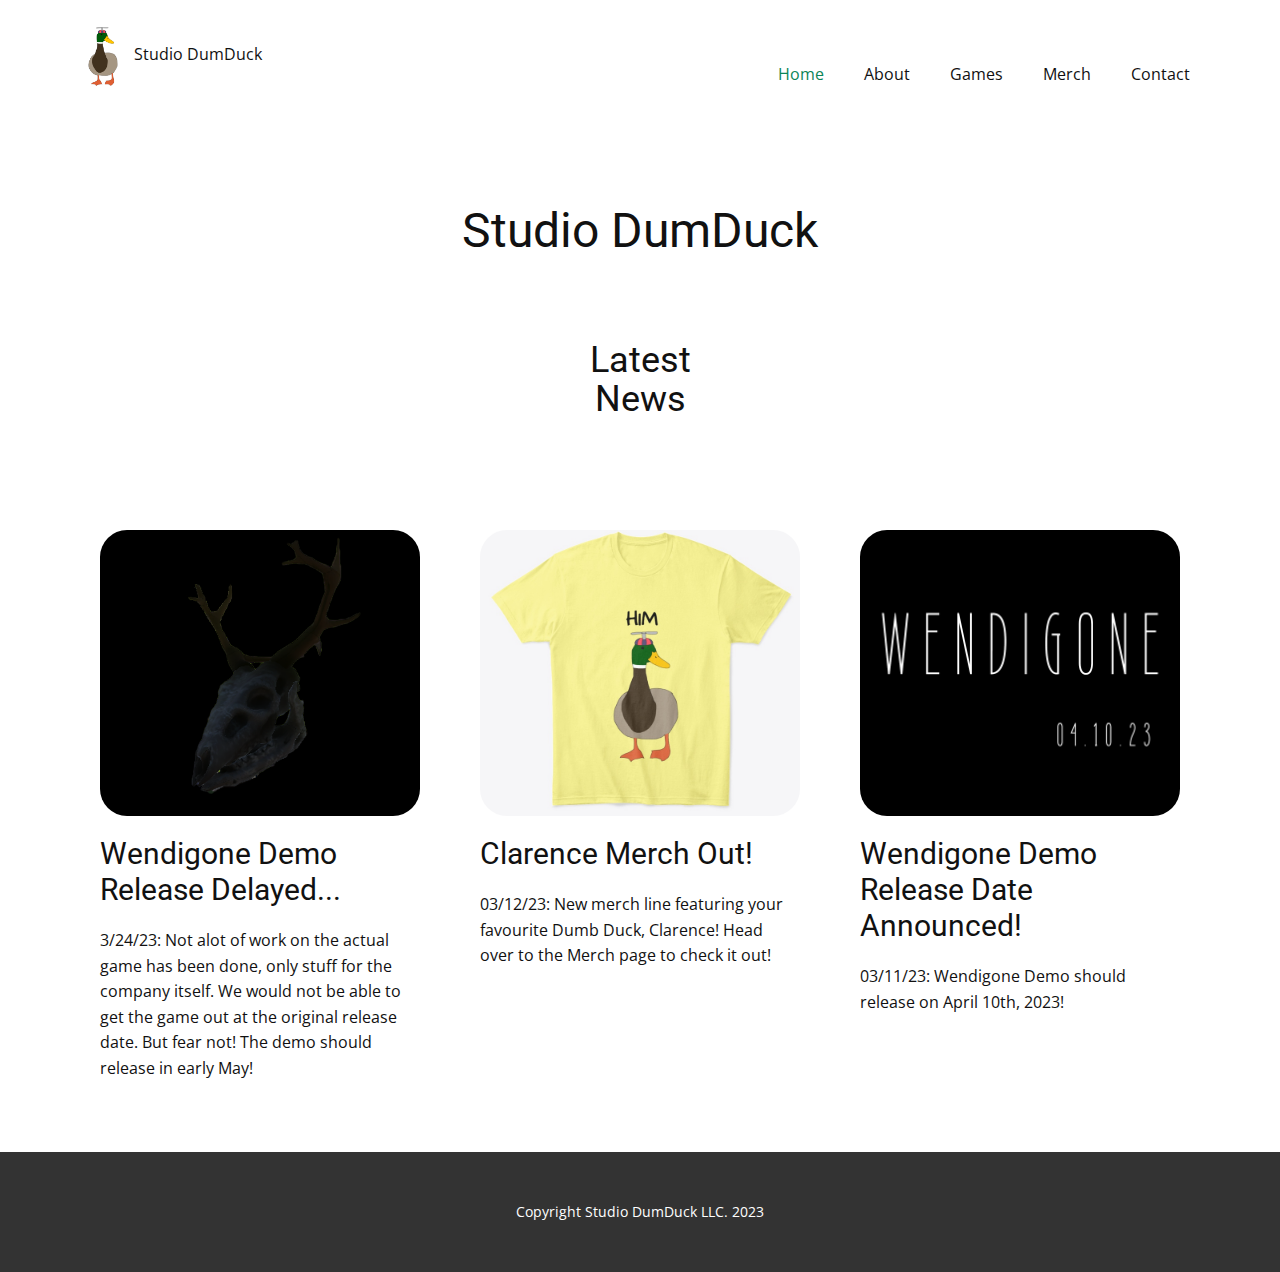
<file: index.html>
<!DOCTYPE html>
<html style="font-size: 16px;" lang="en"><head>
    <meta name="viewport" content="width=device-width, initial-scale=1.0">
    <meta charset="utf-8">
    <meta name="keywords" content="Studio DumDuck, Latest News">
    <meta name="description" content="">
    <title>Home</title>
    <link rel="stylesheet" href="nicepage.css" media="screen">
<link rel="stylesheet" href="Home.css" media="screen">
    <script class="u-script" type="text/javascript" src="jquery.js" defer=""></script>
    <script class="u-script" type="text/javascript" src="nicepage.js" defer=""></script>
    <meta name="generator" content="Nicepage 5.6.2, nicepage.com">
    <link id="u-theme-google-font" rel="stylesheet" href="https://fonts.googleapis.com/css?family=Roboto:100,100i,300,300i,400,400i,500,500i,700,700i,900,900i|Open+Sans:300,300i,400,400i,500,500i,600,600i,700,700i,800,800i">
    
    
    
    <script type="application/ld+json">{
		"@context": "http://schema.org",
		"@type": "Organization",
		"name": "Studio DumDuck Site",
		"logo": "images/clarence.png"
}</script>
    <meta name="theme-color" content="#0c8558">
    <meta property="og:title" content="Home">
    <meta property="og:description" content="">
    <meta property="og:type" content="website">
  <meta data-intl-tel-input-cdn-path="intlTelInput/"></head>
  <body data-home-page="Home.html" data-home-page-title="Home" class="u-body u-xl-mode" data-lang="en"><header class="u-clearfix u-header u-header" id="sec-4dc7"><div class="u-clearfix u-sheet u-sheet-1">
        <a href="Home.html" class="u-image u-logo u-image-1" data-image-width="2048" data-image-height="2048" title="Home">
          <img src="images/clarence.png" class="u-logo-image u-logo-image-1">
        </a>
        <p class="u-text u-text-1">Studio DumDuck</p>
        <nav class="u-menu u-menu-one-level u-offcanvas u-menu-1">
          <div class="menu-collapse" style="font-size: 1rem; letter-spacing: 0px;">
            <a class="u-button-style u-custom-left-right-menu-spacing u-custom-padding-bottom u-custom-top-bottom-menu-spacing u-nav-link u-text-active-palette-1-base u-text-hover-palette-2-base" href="#">
              <svg class="u-svg-link" viewBox="0 0 24 24"><use xmlns:xlink="http://www.w3.org/1999/xlink" xlink:href="#menu-hamburger"></use></svg>
              <svg class="u-svg-content" version="1.1" id="menu-hamburger" viewBox="0 0 16 16" x="0px" y="0px" xmlns:xlink="http://www.w3.org/1999/xlink" xmlns="http://www.w3.org/2000/svg"><g><rect y="1" width="16" height="2"></rect><rect y="7" width="16" height="2"></rect><rect y="13" width="16" height="2"></rect>
</g></svg>
            </a>
          </div>
          <div class="u-custom-menu u-nav-container">
            <ul class="u-nav u-unstyled u-nav-1"><li class="u-nav-item"><a class="u-button-style u-nav-link u-text-active-palette-1-base u-text-hover-palette-2-base" href="Home.html" style="padding: 10px 20px;">Home</a>
</li><li class="u-nav-item"><a class="u-button-style u-nav-link u-text-active-palette-1-base u-text-hover-palette-2-base" href="About.html" style="padding: 10px 20px;">About</a>
</li><li class="u-nav-item"><a class="u-button-style u-nav-link u-text-active-palette-1-base u-text-hover-palette-2-base" href="Games.html" style="padding: 10px 20px;">Games</a>
</li><li class="u-nav-item"><a class="u-button-style u-nav-link u-text-active-palette-1-base u-text-hover-palette-2-base" href="Merch.html" style="padding: 10px 20px;">Merch</a>
</li><li class="u-nav-item"><a class="u-button-style u-nav-link u-text-active-palette-1-base u-text-hover-palette-2-base" href="Contact.html" style="padding: 10px 20px;">Contact</a>
</li></ul>
          </div>
          <div class="u-custom-menu u-nav-container-collapse">
            <div class="u-black u-container-style u-inner-container-layout u-opacity u-opacity-95 u-sidenav">
              <div class="u-inner-container-layout u-sidenav-overflow">
                <div class="u-menu-close"></div>
                <ul class="u-align-center u-nav u-popupmenu-items u-unstyled u-nav-2"><li class="u-nav-item"><a class="u-button-style u-nav-link" href="Home.html">Home</a>
</li><li class="u-nav-item"><a class="u-button-style u-nav-link" href="About.html">About</a>
</li><li class="u-nav-item"><a class="u-button-style u-nav-link" href="Games.html">Games</a>
</li><li class="u-nav-item"><a class="u-button-style u-nav-link" href="Merch.html">Merch</a>
</li><li class="u-nav-item"><a class="u-button-style u-nav-link" href="Contact.html">Contact</a>
</li></ul>
              </div>
            </div>
            <div class="u-black u-menu-overlay u-opacity u-opacity-70"></div>
          </div>
        </nav>
      </div></header>
    <section class="u-align-center u-clearfix u-section-1" id="sec-b42d">
      <div class="u-clearfix u-sheet u-sheet-1">
        <h1 class="u-text u-text-default u-text-1">Studio DumDuck</h1>
        <h2 class="u-text u-text-2">Latest News</h2>
      </div>
    </section>
    <section class="u-clearfix u-section-2" id="sec-2c2b">
      <div class="u-clearfix u-sheet u-valign-middle u-sheet-1">
        <div class="u-expanded-width u-list u-list-1">
          <div class="u-repeater u-repeater-1">
            <div class="u-container-style u-list-item u-repeater-item">
              <div class="u-container-layout u-similar-container u-container-layout-1">
                <img alt="" class="u-expanded-width u-image u-image-round u-radius-27 u-image-1" data-image-width="500" data-image-height="500" src="images/gameIcon.png">
                <h3 class="u-text u-text-default u-text-1">Wendigone Demo Release Delayed...</h3>
                <p class="u-text u-text-2">3/24/23: Not alot of work on the actual game has been done, only stuff for the company itself. We would not be able to get the game out at the original release date. But fear not! The demo should release in early May!</p>
              </div>
            </div>
            <div class="u-container-style u-list-item u-repeater-item">
              <div class="u-container-layout u-similar-container u-container-layout-2">
                <img alt="" class="u-expanded-width u-image u-image-round u-radius-27 u-image-2" data-image-width="800" data-image-height="800" src="images/800.jpg">
                <h3 class="u-text u-text-default u-text-3">Clarence Merch Out!</h3>
                <p class="u-text u-text-4">03/12/23: New merch line featuring your favourite Dumb Duck, Clarence! Head over to the Merch page to check it out!</p>
              </div>
            </div>
            <div class="u-container-style u-list-item u-repeater-item">
              <div class="u-container-layout u-similar-container u-container-layout-3">
                <img alt="" class="u-expanded-width u-image u-image-round u-radius-27 u-image-3" data-image-width="2048" data-image-height="1152" src="images/funnawawaw1.png">
                <h3 class="u-text u-text-default u-text-5">Wendigone Demo Release Date Announced!</h3>
                <p class="u-text u-text-6">03/11/23: Wendigone Demo should release on April 10th, 2023!</p>
              </div>
            </div>
          </div>
        </div>
      </div>
    </section>
    
    
    <footer class="u-align-center u-clearfix u-footer u-grey-80 u-footer" id="sec-8961"><div class="u-clearfix u-sheet u-sheet-1">
        <p class="u-small-text u-text u-text-variant u-text-1">Copyright Studio DumDuck LLC. 2023</p>
      </div></footer>
  
</body></html>
</file>
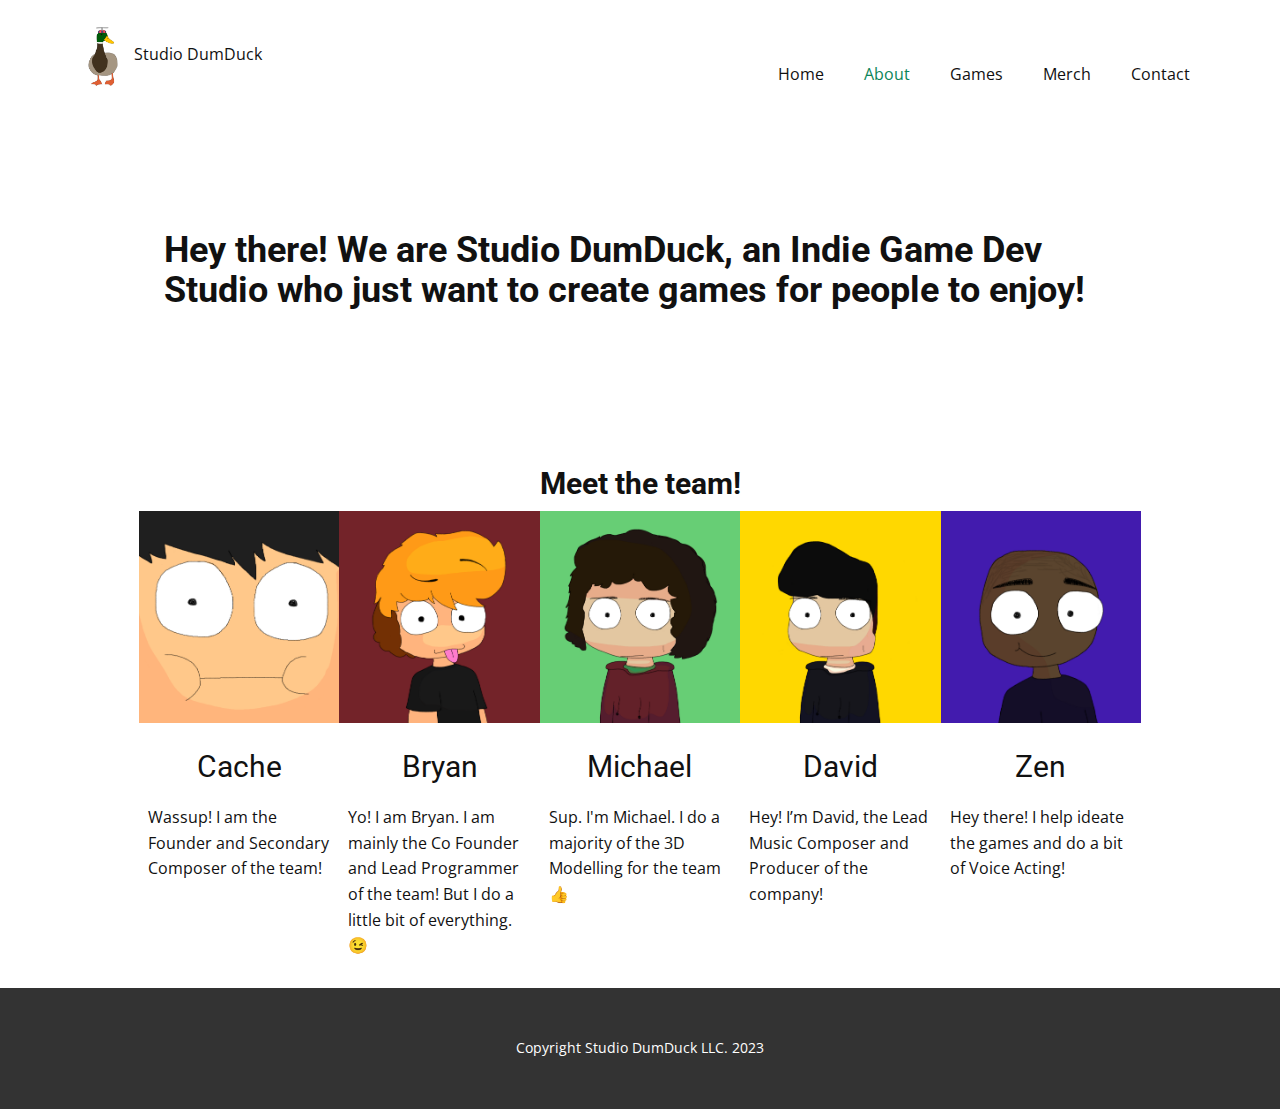
<file: About.html>
<!DOCTYPE html>
<html style="font-size: 16px;" lang="en"><head>
    <meta name="viewport" content="width=device-width, initial-scale=1.0">
    <meta charset="utf-8">
    <meta name="keywords" content="">
    <meta name="description" content="">
    <title>About</title>
    <link rel="stylesheet" href="nicepage.css" media="screen">
<link rel="stylesheet" href="About.css" media="screen">
    <script class="u-script" type="text/javascript" src="jquery.js" defer=""></script>
    <script class="u-script" type="text/javascript" src="nicepage.js" defer=""></script>
    <meta name="generator" content="Nicepage 5.6.2, nicepage.com">
    <link id="u-theme-google-font" rel="stylesheet" href="https://fonts.googleapis.com/css?family=Roboto:100,100i,300,300i,400,400i,500,500i,700,700i,900,900i|Open+Sans:300,300i,400,400i,500,500i,600,600i,700,700i,800,800i">
    
    
    
    <script type="application/ld+json">{
		"@context": "http://schema.org",
		"@type": "Organization",
		"name": "Studio DumDuck Site",
		"logo": "images/clarence.png"
}</script>
    <meta name="theme-color" content="#0c8558">
    <meta property="og:title" content="About">
    <meta property="og:description" content="">
    <meta property="og:type" content="website">
  <meta data-intl-tel-input-cdn-path="intlTelInput/"></head>
  <body class="u-body u-xl-mode" data-lang="en"><header class="u-clearfix u-header u-header" id="sec-4dc7"><div class="u-clearfix u-sheet u-sheet-1">
        <a href="Home.html" class="u-image u-logo u-image-1" data-image-width="2048" data-image-height="2048" title="Home">
          <img src="images/clarence.png" class="u-logo-image u-logo-image-1">
        </a>
        <p class="u-text u-text-1">Studio DumDuck</p>
        <nav class="u-menu u-menu-one-level u-offcanvas u-menu-1">
          <div class="menu-collapse" style="font-size: 1rem; letter-spacing: 0px;">
            <a class="u-button-style u-custom-left-right-menu-spacing u-custom-padding-bottom u-custom-top-bottom-menu-spacing u-nav-link u-text-active-palette-1-base u-text-hover-palette-2-base" href="#">
              <svg class="u-svg-link" viewBox="0 0 24 24"><use xmlns:xlink="http://www.w3.org/1999/xlink" xlink:href="#menu-hamburger"></use></svg>
              <svg class="u-svg-content" version="1.1" id="menu-hamburger" viewBox="0 0 16 16" x="0px" y="0px" xmlns:xlink="http://www.w3.org/1999/xlink" xmlns="http://www.w3.org/2000/svg"><g><rect y="1" width="16" height="2"></rect><rect y="7" width="16" height="2"></rect><rect y="13" width="16" height="2"></rect>
</g></svg>
            </a>
          </div>
          <div class="u-custom-menu u-nav-container">
            <ul class="u-nav u-unstyled u-nav-1"><li class="u-nav-item"><a class="u-button-style u-nav-link u-text-active-palette-1-base u-text-hover-palette-2-base" href="Home.html" style="padding: 10px 20px;">Home</a>
</li><li class="u-nav-item"><a class="u-button-style u-nav-link u-text-active-palette-1-base u-text-hover-palette-2-base" href="About.html" style="padding: 10px 20px;">About</a>
</li><li class="u-nav-item"><a class="u-button-style u-nav-link u-text-active-palette-1-base u-text-hover-palette-2-base" href="Games.html" style="padding: 10px 20px;">Games</a>
</li><li class="u-nav-item"><a class="u-button-style u-nav-link u-text-active-palette-1-base u-text-hover-palette-2-base" href="Merch.html" style="padding: 10px 20px;">Merch</a>
</li><li class="u-nav-item"><a class="u-button-style u-nav-link u-text-active-palette-1-base u-text-hover-palette-2-base" href="Contact.html" style="padding: 10px 20px;">Contact</a>
</li></ul>
          </div>
          <div class="u-custom-menu u-nav-container-collapse">
            <div class="u-black u-container-style u-inner-container-layout u-opacity u-opacity-95 u-sidenav">
              <div class="u-inner-container-layout u-sidenav-overflow">
                <div class="u-menu-close"></div>
                <ul class="u-align-center u-nav u-popupmenu-items u-unstyled u-nav-2"><li class="u-nav-item"><a class="u-button-style u-nav-link" href="Home.html">Home</a>
</li><li class="u-nav-item"><a class="u-button-style u-nav-link" href="About.html">About</a>
</li><li class="u-nav-item"><a class="u-button-style u-nav-link" href="Games.html">Games</a>
</li><li class="u-nav-item"><a class="u-button-style u-nav-link" href="Merch.html">Merch</a>
</li><li class="u-nav-item"><a class="u-button-style u-nav-link" href="Contact.html">Contact</a>
</li></ul>
              </div>
            </div>
            <div class="u-black u-menu-overlay u-opacity u-opacity-70"></div>
          </div>
        </nav>
      </div></header>
    <section class="u-clearfix u-section-1" id="sec-3592">
      <div class="u-clearfix u-sheet u-sheet-1">
        <h1 class="u-text u-text-1">Hey there! We are Studio DumDuck, an Indie Game Dev Studio who just want to create games for people to enjoy!</h1>
        <h1 class="u-align-center u-text u-text-2">Meet the team!</h1>
      </div>
    </section>
    <section class="u-clearfix u-section-2" id="sec-0925">
      <div class="u-clearfix u-sheet u-valign-top u-sheet-1">
        <div class="u-list u-list-1">
          <div class="u-repeater u-repeater-1">
            <div class="u-container-style u-list-item u-repeater-item">
              <div class="u-container-layout u-similar-container u-container-layout-1">
                <img alt="" class="u-expanded-width u-image u-image-default u-image-1" data-image-width="2048" data-image-height="2048" src="images/cac.png">
                <h3 class="u-align-center u-text u-text-1">Cache</h3>
                <p class="u-text u-text-2">Wassup! I am the Founder and Secondary Composer of the team!</p>
              </div>
            </div>
            <div class="u-container-style u-list-item u-repeater-item">
              <div class="u-container-layout u-similar-container u-container-layout-2">
                <img alt="" class="u-expanded-width u-image u-image-default u-image-2" data-image-width="2048" data-image-height="2048" src="images/bigman.png">
                <h3 class="u-align-center u-text u-text-3">Bryan</h3>
                <p class="u-text u-text-4">Yo! I am Bryan. I am mainly the Co Founder and Lead Programmer of the team! But I do a little bit of everything.😉</p>
              </div>
            </div>
            <div class="u-container-style u-list-item u-repeater-item">
              <div class="u-container-layout u-similar-container u-container-layout-3">
                <img alt="" class="u-expanded-width u-image u-image-default u-image-3" data-image-width="2048" data-image-height="2048" src="images/michale.png">
                <h3 class="u-align-center u-text u-text-5">Michael</h3>
                <p class="u-text u-text-6">Sup. I'm Michael. I do a majority of the 3D Modelling for the team👍</p>
              </div>
            </div>
            <div class="u-container-style u-list-item u-repeater-item">
              <div class="u-container-layout u-similar-container u-container-layout-4">
                <img alt="" class="u-expanded-width u-image u-image-default u-image-4" data-image-width="2048" data-image-height="2048" src="images/da.png">
                <h3 class="u-align-center u-text u-text-7">David</h3>
                <p class="u-text u-text-8"> Hey! I’m David, the Lead Music Composer and Producer of the company!</p>
              </div>
            </div>
            <div class="u-container-style u-list-item u-repeater-item">
              <div class="u-container-layout u-similar-container u-container-layout-5">
                <img alt="" class="u-expanded-width u-image u-image-default u-image-5" data-image-width="2048" data-image-height="2048" src="images/xen.png">
                <h3 class="u-align-center u-text u-text-9">Zen</h3>
                <p class="u-text u-text-10">Hey there! I help ideate the games and do a bit of Voice Acting!</p>
              </div>
            </div>
          </div>
        </div>
      </div>
    </section>
    
    
    <footer class="u-align-center u-clearfix u-footer u-grey-80 u-footer" id="sec-8961"><div class="u-clearfix u-sheet u-sheet-1">
        <p class="u-small-text u-text u-text-variant u-text-1">Copyright Studio DumDuck LLC. 2023</p>
      </div></footer>
  
</body></html>
</file>
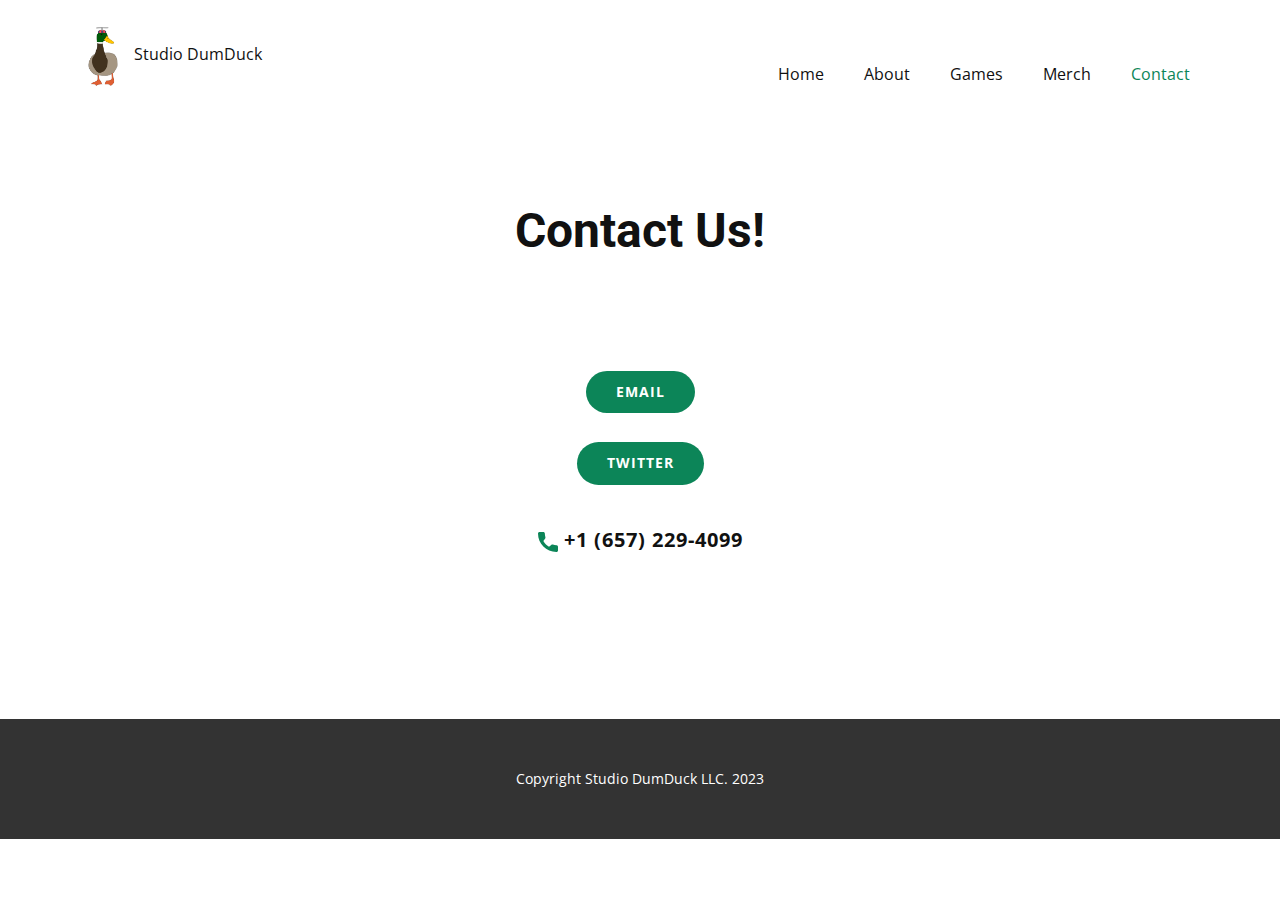
<file: Contact.html>
<!DOCTYPE html>
<html style="font-size: 16px;" lang="en"><head>
    <meta name="viewport" content="width=device-width, initial-scale=1.0">
    <meta charset="utf-8">
    <meta name="keywords" content="">
    <meta name="description" content="">
    <title>Contact</title>
    <link rel="stylesheet" href="nicepage.css" media="screen">
<link rel="stylesheet" href="Contact.css" media="screen">
    <script class="u-script" type="text/javascript" src="jquery.js" defer=""></script>
    <script class="u-script" type="text/javascript" src="nicepage.js" defer=""></script>
    <meta name="generator" content="Nicepage 5.6.2, nicepage.com">
    <link id="u-theme-google-font" rel="stylesheet" href="https://fonts.googleapis.com/css?family=Roboto:100,100i,300,300i,400,400i,500,500i,700,700i,900,900i|Open+Sans:300,300i,400,400i,500,500i,600,600i,700,700i,800,800i">
    
    
    <script type="application/ld+json">{
		"@context": "http://schema.org",
		"@type": "Organization",
		"name": "Studio DumDuck Site",
		"logo": "images/clarence.png"
}</script>
    <meta name="theme-color" content="#0c8558">
    <meta property="og:title" content="Contact">
    <meta property="og:description" content="">
    <meta property="og:type" content="website">
  <meta data-intl-tel-input-cdn-path="intlTelInput/"></head>
  <body class="u-body u-xl-mode" data-lang="en"><header class="u-clearfix u-header u-header" id="sec-4dc7"><div class="u-clearfix u-sheet u-sheet-1">
        <a href="Home.html" class="u-image u-logo u-image-1" data-image-width="2048" data-image-height="2048" title="Home">
          <img src="images/clarence.png" class="u-logo-image u-logo-image-1">
        </a>
        <p class="u-text u-text-1">Studio DumDuck</p>
        <nav class="u-menu u-menu-one-level u-offcanvas u-menu-1">
          <div class="menu-collapse" style="font-size: 1rem; letter-spacing: 0px;">
            <a class="u-button-style u-custom-left-right-menu-spacing u-custom-padding-bottom u-custom-top-bottom-menu-spacing u-nav-link u-text-active-palette-1-base u-text-hover-palette-2-base" href="#">
              <svg class="u-svg-link" viewBox="0 0 24 24"><use xmlns:xlink="http://www.w3.org/1999/xlink" xlink:href="#menu-hamburger"></use></svg>
              <svg class="u-svg-content" version="1.1" id="menu-hamburger" viewBox="0 0 16 16" x="0px" y="0px" xmlns:xlink="http://www.w3.org/1999/xlink" xmlns="http://www.w3.org/2000/svg"><g><rect y="1" width="16" height="2"></rect><rect y="7" width="16" height="2"></rect><rect y="13" width="16" height="2"></rect>
</g></svg>
            </a>
          </div>
          <div class="u-custom-menu u-nav-container">
            <ul class="u-nav u-unstyled u-nav-1"><li class="u-nav-item"><a class="u-button-style u-nav-link u-text-active-palette-1-base u-text-hover-palette-2-base" href="Home.html" style="padding: 10px 20px;">Home</a>
</li><li class="u-nav-item"><a class="u-button-style u-nav-link u-text-active-palette-1-base u-text-hover-palette-2-base" href="About.html" style="padding: 10px 20px;">About</a>
</li><li class="u-nav-item"><a class="u-button-style u-nav-link u-text-active-palette-1-base u-text-hover-palette-2-base" href="Games.html" style="padding: 10px 20px;">Games</a>
</li><li class="u-nav-item"><a class="u-button-style u-nav-link u-text-active-palette-1-base u-text-hover-palette-2-base" href="Merch.html" style="padding: 10px 20px;">Merch</a>
</li><li class="u-nav-item"><a class="u-button-style u-nav-link u-text-active-palette-1-base u-text-hover-palette-2-base" href="Contact.html" style="padding: 10px 20px;">Contact</a>
</li></ul>
          </div>
          <div class="u-custom-menu u-nav-container-collapse">
            <div class="u-black u-container-style u-inner-container-layout u-opacity u-opacity-95 u-sidenav">
              <div class="u-inner-container-layout u-sidenav-overflow">
                <div class="u-menu-close"></div>
                <ul class="u-align-center u-nav u-popupmenu-items u-unstyled u-nav-2"><li class="u-nav-item"><a class="u-button-style u-nav-link" href="Home.html">Home</a>
</li><li class="u-nav-item"><a class="u-button-style u-nav-link" href="About.html">About</a>
</li><li class="u-nav-item"><a class="u-button-style u-nav-link" href="Games.html">Games</a>
</li><li class="u-nav-item"><a class="u-button-style u-nav-link" href="Merch.html">Merch</a>
</li><li class="u-nav-item"><a class="u-button-style u-nav-link" href="Contact.html">Contact</a>
</li></ul>
              </div>
            </div>
            <div class="u-black u-menu-overlay u-opacity u-opacity-70"></div>
          </div>
        </nav>
      </div></header>
    <section class="u-clearfix u-section-1" id="sec-3549">
      <div class="u-clearfix u-sheet u-valign-top u-sheet-1">
        <h1 class="u-text u-text-default u-text-1">Contact Us!</h1>
        <div class="u-list u-list-1">
          <div class="u-repeater u-repeater-1">
            <div class="u-container-style u-list-item u-repeater-item">
              <div class="u-container-layout u-similar-container u-container-layout-1">
                <a href="mailto:studiodumduck@gmail.com?subject=Contacting%20StudioDumDuck" class="u-align-center u-btn u-btn-round u-button-style u-custom-item u-hover-palette-1-light-1 u-palette-1-base u-radius-50 u-btn-1">email</a>
              </div>
            </div>
            <div class="u-container-style u-list-item u-repeater-item">
              <div class="u-container-layout u-similar-container u-container-layout-2">
                <a href="https://twitter.com/studiodumduck" class="u-align-center u-btn u-btn-round u-button-style u-custom-item u-hover-palette-1-light-1 u-palette-1-base u-radius-50 u-btn-2" target="_blank">Twitter<br>
                </a>
              </div>
            </div>
            <div class="u-container-style u-list-item u-repeater-item">
              <div class="u-container-layout u-similar-container u-container-layout-3">
                <a href="tel:+1 (657) 229-4099" class="u-active-none u-align-center u-btn u-button-style u-custom-item u-hover-none u-none u-text-hover-palette-1-base u-btn-3"><span class="u-icon u-text-palette-1-base u-icon-1" data-animation-name="" data-animation-duration="0" data-animation-delay="0" data-animation-direction=""><svg class="u-svg-content" viewBox="0 0 405.333 405.333" x="0px" y="0px" style="width: 1em; height: 1em;"><path d="M373.333,266.88c-25.003,0-49.493-3.904-72.704-11.563c-11.328-3.904-24.192-0.896-31.637,6.699l-46.016,34.752    c-52.8-28.181-86.592-61.952-114.389-114.368l33.813-44.928c8.512-8.512,11.563-20.971,7.915-32.64    C142.592,81.472,138.667,56.96,138.667,32c0-17.643-14.357-32-32-32H32C14.357,0,0,14.357,0,32    c0,205.845,167.488,373.333,373.333,373.333c17.643,0,32-14.357,32-32V298.88C405.333,281.237,390.976,266.88,373.333,266.88z"></path></svg><img></span>&nbsp;+1 (657) 229-4099
                </a>
              </div>
            </div>
          </div>
        </div>
      </div>
    </section>
    
    
    <footer class="u-align-center u-clearfix u-footer u-grey-80 u-footer" id="sec-8961"><div class="u-clearfix u-sheet u-sheet-1">
        <p class="u-small-text u-text u-text-variant u-text-1">Copyright Studio DumDuck LLC. 2023</p>
      </div></footer>
  
</body></html>
</file>
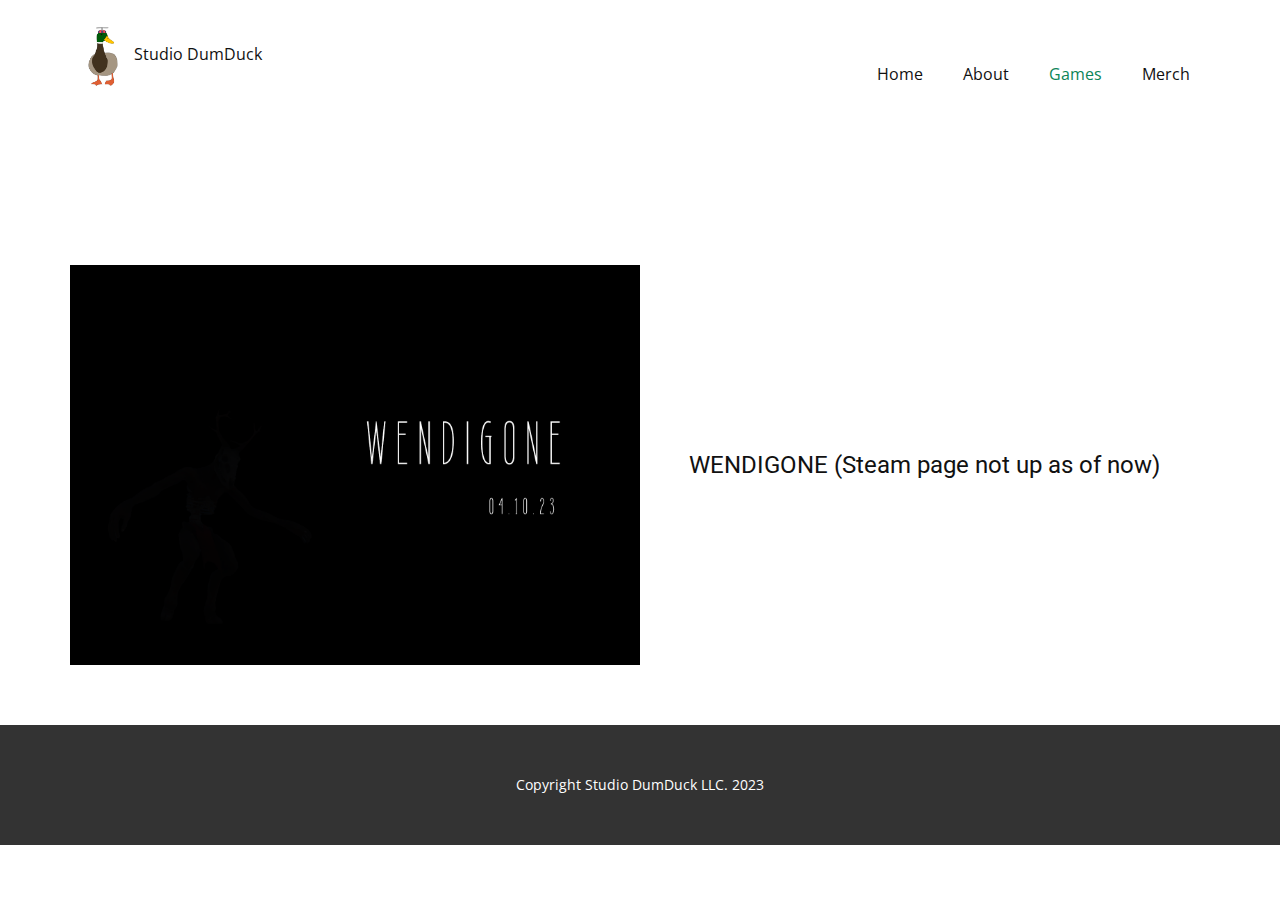
<file: Games.html>
<!DOCTYPE html>
<html style="font-size: 16px;" lang="en"><head>
    <meta name="viewport" content="width=device-width, initial-scale=1.0">
    <meta charset="utf-8">
    <meta name="keywords" content="INTUITIVE">
    <meta name="description" content="">
    <title>Games</title>
    <link rel="stylesheet" href="nicepage.css" media="screen">
<link rel="stylesheet" href="Games.css" media="screen">
    <script class="u-script" type="text/javascript" src="jquery.js" defer=""></script>
    <script class="u-script" type="text/javascript" src="nicepage.js" defer=""></script>
    <meta name="generator" content="Nicepage 5.6.2, nicepage.com">
    <link id="u-theme-google-font" rel="stylesheet" href="https://fonts.googleapis.com/css?family=Roboto:100,100i,300,300i,400,400i,500,500i,700,700i,900,900i|Open+Sans:300,300i,400,400i,500,500i,600,600i,700,700i,800,800i">
    
    
    <script type="application/ld+json">{
		"@context": "http://schema.org",
		"@type": "Organization",
		"name": "Studio DumDuck Site",
		"logo": "images/clarence.png"
}</script>
    <meta name="theme-color" content="#0c8558">
    <meta property="og:title" content="Games">
    <meta property="og:description" content="">
    <meta property="og:type" content="website">
  <meta data-intl-tel-input-cdn-path="intlTelInput/"></head>
  <body class="u-body u-xl-mode" data-lang="en"><header class="u-clearfix u-header u-header" id="sec-4dc7"><div class="u-clearfix u-sheet u-sheet-1">
        <a href="Home.html" class="u-image u-logo u-image-1" data-image-width="2048" data-image-height="2048" title="Home">
          <img src="images/clarence.png" class="u-logo-image u-logo-image-1">
        </a>
        <p class="u-text u-text-1">Studio DumDuck</p>
        <nav class="u-menu u-menu-one-level u-offcanvas u-menu-1">
          <div class="menu-collapse" style="font-size: 1rem; letter-spacing: 0px;">
            <a class="u-button-style u-custom-left-right-menu-spacing u-custom-padding-bottom u-custom-top-bottom-menu-spacing u-nav-link u-text-active-palette-1-base u-text-hover-palette-2-base" href="#">
              <svg class="u-svg-link" viewBox="0 0 24 24"><use xmlns:xlink="http://www.w3.org/1999/xlink" xlink:href="#menu-hamburger"></use></svg>
              <svg class="u-svg-content" version="1.1" id="menu-hamburger" viewBox="0 0 16 16" x="0px" y="0px" xmlns:xlink="http://www.w3.org/1999/xlink" xmlns="http://www.w3.org/2000/svg"><g><rect y="1" width="16" height="2"></rect><rect y="7" width="16" height="2"></rect><rect y="13" width="16" height="2"></rect>
</g></svg>
            </a>
          </div>
          <div class="u-custom-menu u-nav-container">
            <ul class="u-nav u-unstyled u-nav-1"><li class="u-nav-item"><a class="u-button-style u-nav-link u-text-active-palette-1-base u-text-hover-palette-2-base" href="Home.html" style="padding: 10px 20px;">Home</a>
</li><li class="u-nav-item"><a class="u-button-style u-nav-link u-text-active-palette-1-base u-text-hover-palette-2-base" href="About.html" style="padding: 10px 20px;">About</a>
</li><li class="u-nav-item"><a class="u-button-style u-nav-link u-text-active-palette-1-base u-text-hover-palette-2-base" href="Games.html" style="padding: 10px 20px;">Games</a>
</li><li class="u-nav-item"><a class="u-button-style u-nav-link u-text-active-palette-1-base u-text-hover-palette-2-base" href="Merch.html" style="padding: 10px 20px;">Merch</a>
</li></ul>
          </div>
          <div class="u-custom-menu u-nav-container-collapse">
            <div class="u-black u-container-style u-inner-container-layout u-opacity u-opacity-95 u-sidenav">
              <div class="u-inner-container-layout u-sidenav-overflow">
                <div class="u-menu-close"></div>
                <ul class="u-align-center u-nav u-popupmenu-items u-unstyled u-nav-2"><li class="u-nav-item"><a class="u-button-style u-nav-link" href="Home.html">Home</a>
</li><li class="u-nav-item"><a class="u-button-style u-nav-link" href="About.html">About</a>
</li><li class="u-nav-item"><a class="u-button-style u-nav-link" href="Games.html">Games</a>
</li><li class="u-nav-item"><a class="u-button-style u-nav-link" href="Merch.html">Merch</a>
</li></ul>
              </div>
            </div>
            <div class="u-black u-menu-overlay u-opacity u-opacity-70"></div>
          </div>
        </nav>
      </div></header>
    <section class="u-clearfix u-section-1" id="sec-1f69">
      <div class="u-clearfix u-sheet u-valign-middle u-sheet-1">
        <div class="u-clearfix u-expanded-width u-layout-wrap u-layout-wrap-1">
          <div class="u-layout">
            <div class="u-layout-row">
              <div class="u-container-style u-image u-layout-cell u-size-30 u-image-1" data-image-width="2048" data-image-height="1152">
                <div class="u-container-layout u-container-layout-1"></div>
              </div>
              <div class="u-container-align-center u-container-style u-layout-cell u-size-30 u-layout-cell-2">
                <div class="u-container-layout u-valign-middle u-container-layout-2">
                  <h2 class="u-align-center u-text u-text-default u-text-1">WENDIGONE (Steam page not up as of now)</h2>
                </div>
              </div>
            </div>
          </div>
        </div>
      </div>
    </section>
    
    
    <footer class="u-align-center u-clearfix u-footer u-grey-80 u-footer" id="sec-8961"><div class="u-clearfix u-sheet u-sheet-1">
        <p class="u-small-text u-text u-text-variant u-text-1">Copyright Studio DumDuck LLC. 2023</p>
      </div></footer>
  
</body></html>
</file>
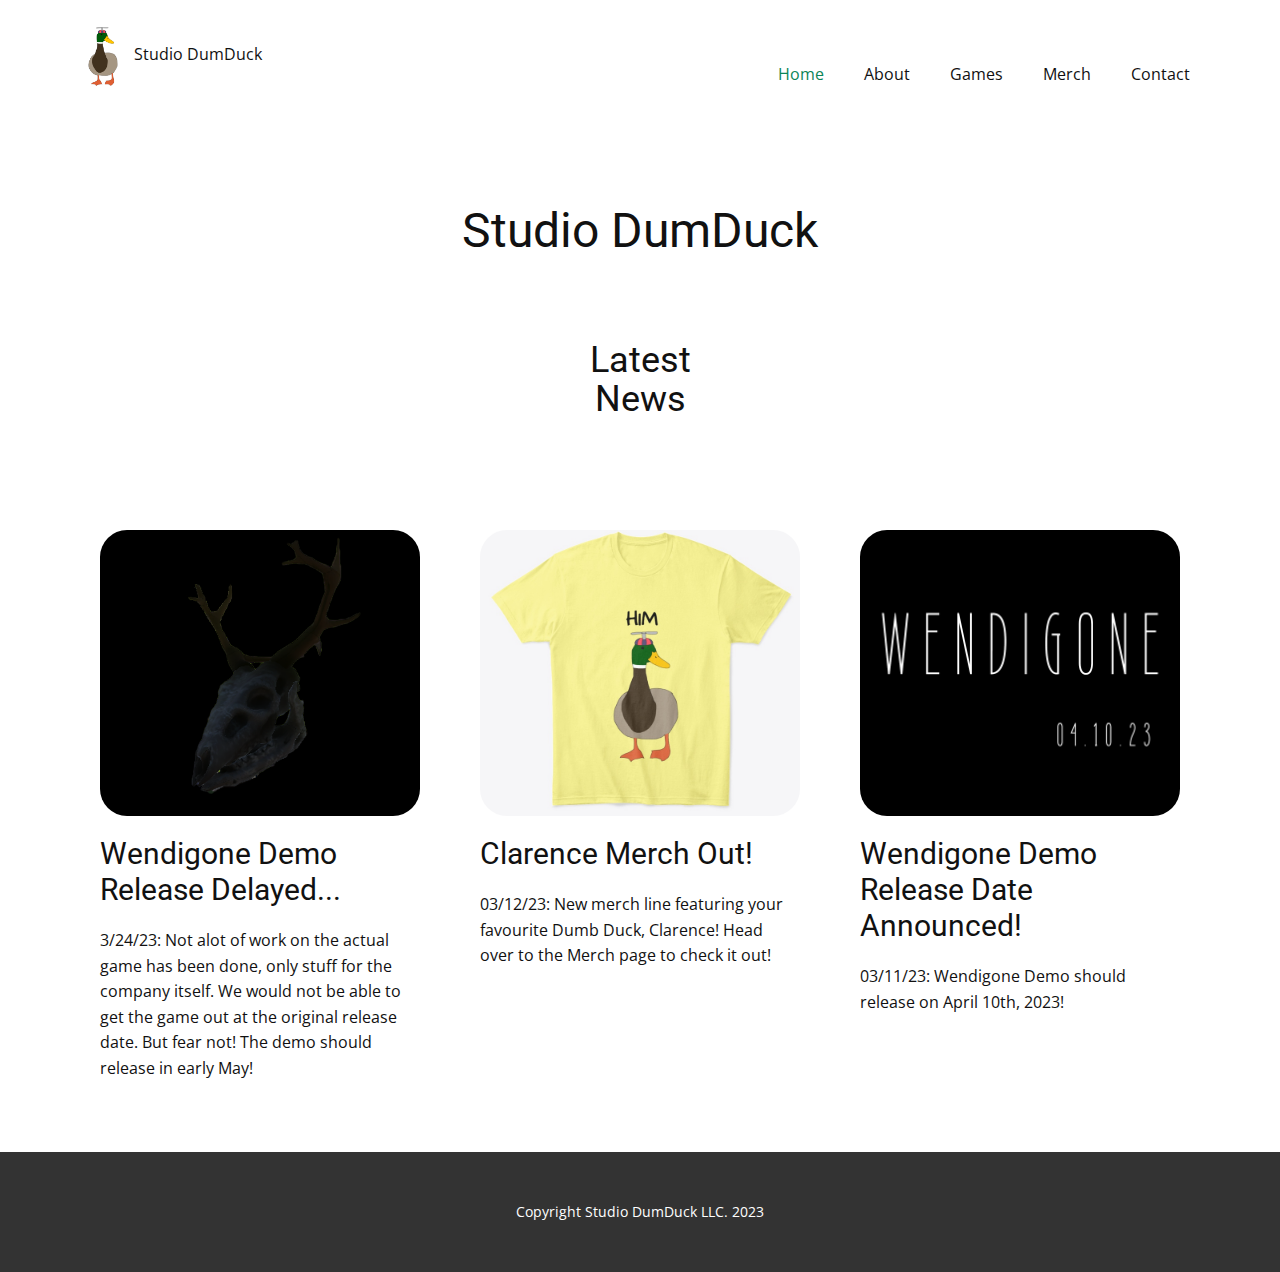
<file: Home.html>
<!DOCTYPE html>
<html style="font-size: 16px;" lang="en"><head>
    <meta name="viewport" content="width=device-width, initial-scale=1.0">
    <meta charset="utf-8">
    <meta name="keywords" content="Studio DumDuck, Latest News">
    <meta name="description" content="">
    <title>Home</title>
    <link rel="stylesheet" href="nicepage.css" media="screen">
<link rel="stylesheet" href="Home.css" media="screen">
    <script class="u-script" type="text/javascript" src="jquery.js" defer=""></script>
    <script class="u-script" type="text/javascript" src="nicepage.js" defer=""></script>
    <meta name="generator" content="Nicepage 5.6.2, nicepage.com">
    <link id="u-theme-google-font" rel="stylesheet" href="https://fonts.googleapis.com/css?family=Roboto:100,100i,300,300i,400,400i,500,500i,700,700i,900,900i|Open+Sans:300,300i,400,400i,500,500i,600,600i,700,700i,800,800i">
    
    
    
    <script type="application/ld+json">{
		"@context": "http://schema.org",
		"@type": "Organization",
		"name": "Studio DumDuck Site",
		"logo": "images/clarence.png"
}</script>
    <meta name="theme-color" content="#0c8558">
    <meta property="og:title" content="Home">
    <meta property="og:description" content="">
    <meta property="og:type" content="website">
  <meta data-intl-tel-input-cdn-path="intlTelInput/"></head>
  <body class="u-body u-xl-mode" data-lang="en"><header class="u-clearfix u-header u-header" id="sec-4dc7"><div class="u-clearfix u-sheet u-sheet-1">
        <a href="Home.html" class="u-image u-logo u-image-1" data-image-width="2048" data-image-height="2048" title="Home">
          <img src="images/clarence.png" class="u-logo-image u-logo-image-1">
        </a>
        <p class="u-text u-text-1">Studio DumDuck</p>
        <nav class="u-menu u-menu-one-level u-offcanvas u-menu-1">
          <div class="menu-collapse" style="font-size: 1rem; letter-spacing: 0px;">
            <a class="u-button-style u-custom-left-right-menu-spacing u-custom-padding-bottom u-custom-top-bottom-menu-spacing u-nav-link u-text-active-palette-1-base u-text-hover-palette-2-base" href="#">
              <svg class="u-svg-link" viewBox="0 0 24 24"><use xmlns:xlink="http://www.w3.org/1999/xlink" xlink:href="#menu-hamburger"></use></svg>
              <svg class="u-svg-content" version="1.1" id="menu-hamburger" viewBox="0 0 16 16" x="0px" y="0px" xmlns:xlink="http://www.w3.org/1999/xlink" xmlns="http://www.w3.org/2000/svg"><g><rect y="1" width="16" height="2"></rect><rect y="7" width="16" height="2"></rect><rect y="13" width="16" height="2"></rect>
</g></svg>
            </a>
          </div>
          <div class="u-custom-menu u-nav-container">
            <ul class="u-nav u-unstyled u-nav-1"><li class="u-nav-item"><a class="u-button-style u-nav-link u-text-active-palette-1-base u-text-hover-palette-2-base" href="Home.html" style="padding: 10px 20px;">Home</a>
</li><li class="u-nav-item"><a class="u-button-style u-nav-link u-text-active-palette-1-base u-text-hover-palette-2-base" href="About.html" style="padding: 10px 20px;">About</a>
</li><li class="u-nav-item"><a class="u-button-style u-nav-link u-text-active-palette-1-base u-text-hover-palette-2-base" href="Games.html" style="padding: 10px 20px;">Games</a>
</li><li class="u-nav-item"><a class="u-button-style u-nav-link u-text-active-palette-1-base u-text-hover-palette-2-base" href="Merch.html" style="padding: 10px 20px;">Merch</a>
</li><li class="u-nav-item"><a class="u-button-style u-nav-link u-text-active-palette-1-base u-text-hover-palette-2-base" href="Contact.html" style="padding: 10px 20px;">Contact</a>
</li></ul>
          </div>
          <div class="u-custom-menu u-nav-container-collapse">
            <div class="u-black u-container-style u-inner-container-layout u-opacity u-opacity-95 u-sidenav">
              <div class="u-inner-container-layout u-sidenav-overflow">
                <div class="u-menu-close"></div>
                <ul class="u-align-center u-nav u-popupmenu-items u-unstyled u-nav-2"><li class="u-nav-item"><a class="u-button-style u-nav-link" href="Home.html">Home</a>
</li><li class="u-nav-item"><a class="u-button-style u-nav-link" href="About.html">About</a>
</li><li class="u-nav-item"><a class="u-button-style u-nav-link" href="Games.html">Games</a>
</li><li class="u-nav-item"><a class="u-button-style u-nav-link" href="Merch.html">Merch</a>
</li><li class="u-nav-item"><a class="u-button-style u-nav-link" href="Contact.html">Contact</a>
</li></ul>
              </div>
            </div>
            <div class="u-black u-menu-overlay u-opacity u-opacity-70"></div>
          </div>
        </nav>
      </div></header>
    <section class="u-align-center u-clearfix u-section-1" id="sec-b42d">
      <div class="u-clearfix u-sheet u-sheet-1">
        <h1 class="u-text u-text-default u-text-1">Studio DumDuck</h1>
        <h2 class="u-text u-text-2">Latest News</h2>
      </div>
    </section>
    <section class="u-clearfix u-section-2" id="sec-2c2b">
      <div class="u-clearfix u-sheet u-valign-middle u-sheet-1">
        <div class="u-expanded-width u-list u-list-1">
          <div class="u-repeater u-repeater-1">
            <div class="u-container-style u-list-item u-repeater-item">
              <div class="u-container-layout u-similar-container u-container-layout-1">
                <img alt="" class="u-expanded-width u-image u-image-round u-radius-27 u-image-1" data-image-width="500" data-image-height="500" src="images/gameIcon.png">
                <h3 class="u-text u-text-default u-text-1">Wendigone Demo Release Delayed...</h3>
                <p class="u-text u-text-2">3/24/23: Not alot of work on the actual game has been done, only stuff for the company itself. We would not be able to get the game out at the original release date. But fear not! The demo should release in early May!</p>
              </div>
            </div>
            <div class="u-container-style u-list-item u-repeater-item">
              <div class="u-container-layout u-similar-container u-container-layout-2">
                <img alt="" class="u-expanded-width u-image u-image-round u-radius-27 u-image-2" data-image-width="800" data-image-height="800" src="images/800.jpg">
                <h3 class="u-text u-text-default u-text-3">Clarence Merch Out!</h3>
                <p class="u-text u-text-4">03/12/23: New merch line featuring your favourite Dumb Duck, Clarence! Head over to the Merch page to check it out!</p>
              </div>
            </div>
            <div class="u-container-style u-list-item u-repeater-item">
              <div class="u-container-layout u-similar-container u-container-layout-3">
                <img alt="" class="u-expanded-width u-image u-image-round u-radius-27 u-image-3" data-image-width="2048" data-image-height="1152" src="images/funnawawaw1.png">
                <h3 class="u-text u-text-default u-text-5">Wendigone Demo Release Date Announced!</h3>
                <p class="u-text u-text-6">03/11/23: Wendigone Demo should release on April 10th, 2023!</p>
              </div>
            </div>
          </div>
        </div>
      </div>
    </section>
    
    
    <footer class="u-align-center u-clearfix u-footer u-grey-80 u-footer" id="sec-8961"><div class="u-clearfix u-sheet u-sheet-1">
        <p class="u-small-text u-text u-text-variant u-text-1">Copyright Studio DumDuck LLC. 2023</p>
      </div></footer>
  
</body></html>
</file>
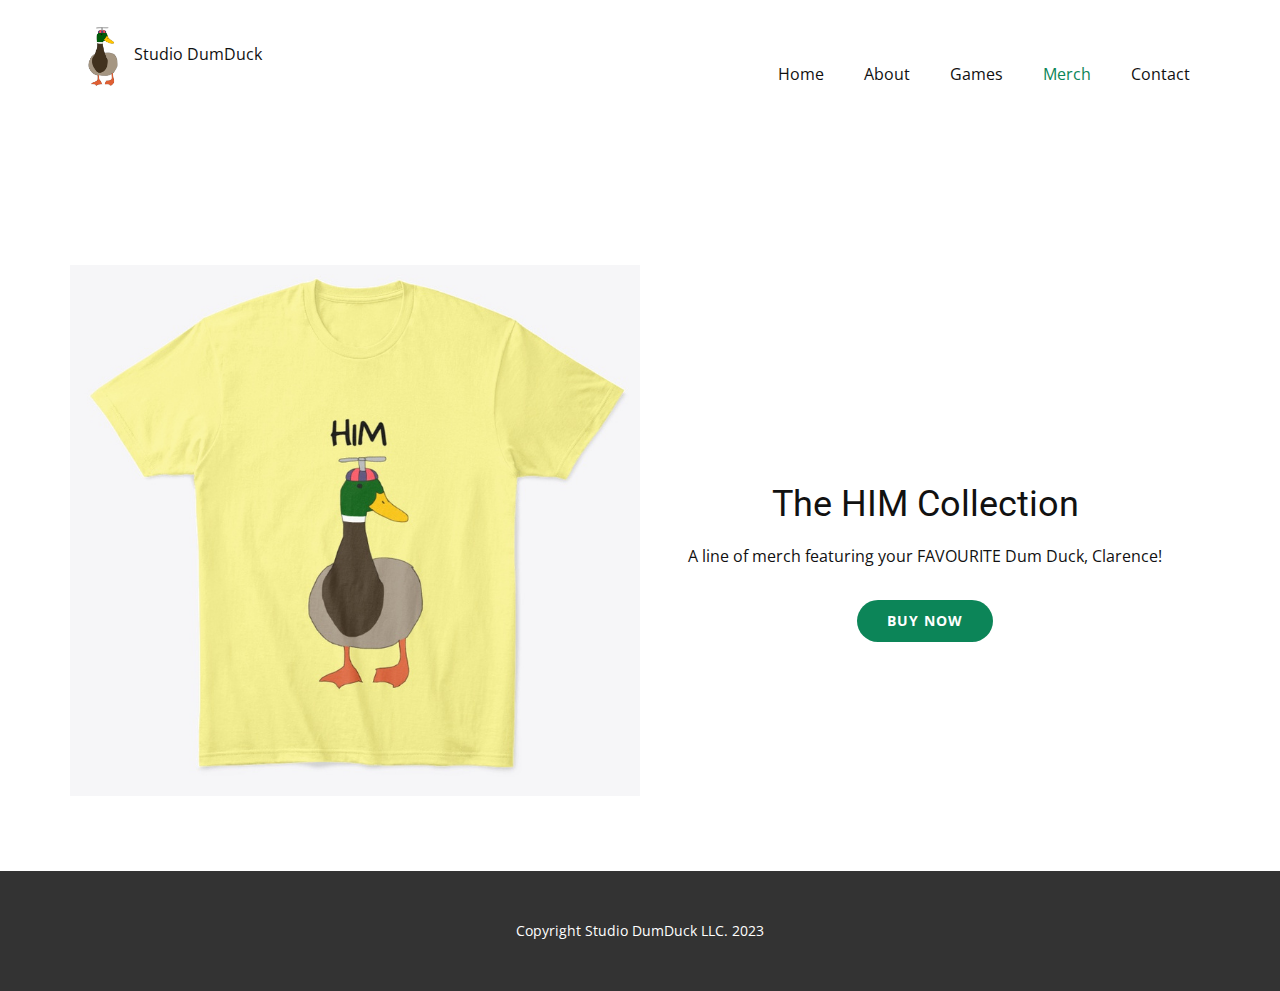
<file: Merch.html>
<!DOCTYPE html>
<html style="font-size: 16px;" lang="en"><head>
    <meta name="viewport" content="width=device-width, initial-scale=1.0">
    <meta charset="utf-8">
    <meta name="keywords" content="INTUITIVE">
    <meta name="description" content="">
    <title>Merch</title>
    <link rel="stylesheet" href="nicepage.css" media="screen">
<link rel="stylesheet" href="Merch.css" media="screen">
    <script class="u-script" type="text/javascript" src="jquery.js" defer=""></script>
    <script class="u-script" type="text/javascript" src="nicepage.js" defer=""></script>
    <meta name="generator" content="Nicepage 5.6.2, nicepage.com">
    <link id="u-theme-google-font" rel="stylesheet" href="https://fonts.googleapis.com/css?family=Roboto:100,100i,300,300i,400,400i,500,500i,700,700i,900,900i|Open+Sans:300,300i,400,400i,500,500i,600,600i,700,700i,800,800i">
    
    
    <script type="application/ld+json">{
		"@context": "http://schema.org",
		"@type": "Organization",
		"name": "Studio DumDuck Site",
		"logo": "images/clarence.png"
}</script>
    <meta name="theme-color" content="#0c8558">
    <meta property="og:title" content="Merch">
    <meta property="og:description" content="">
    <meta property="og:type" content="website">
  <meta data-intl-tel-input-cdn-path="intlTelInput/"></head>
  <body class="u-body u-xl-mode" data-lang="en"><header class="u-clearfix u-header u-header" id="sec-4dc7"><div class="u-clearfix u-sheet u-sheet-1">
        <a href="Home.html" class="u-image u-logo u-image-1" data-image-width="2048" data-image-height="2048" title="Home">
          <img src="images/clarence.png" class="u-logo-image u-logo-image-1">
        </a>
        <p class="u-text u-text-1">Studio DumDuck</p>
        <nav class="u-menu u-menu-one-level u-offcanvas u-menu-1">
          <div class="menu-collapse" style="font-size: 1rem; letter-spacing: 0px;">
            <a class="u-button-style u-custom-left-right-menu-spacing u-custom-padding-bottom u-custom-top-bottom-menu-spacing u-nav-link u-text-active-palette-1-base u-text-hover-palette-2-base" href="#">
              <svg class="u-svg-link" viewBox="0 0 24 24"><use xmlns:xlink="http://www.w3.org/1999/xlink" xlink:href="#menu-hamburger"></use></svg>
              <svg class="u-svg-content" version="1.1" id="menu-hamburger" viewBox="0 0 16 16" x="0px" y="0px" xmlns:xlink="http://www.w3.org/1999/xlink" xmlns="http://www.w3.org/2000/svg"><g><rect y="1" width="16" height="2"></rect><rect y="7" width="16" height="2"></rect><rect y="13" width="16" height="2"></rect>
</g></svg>
            </a>
          </div>
          <div class="u-custom-menu u-nav-container">
            <ul class="u-nav u-unstyled u-nav-1"><li class="u-nav-item"><a class="u-button-style u-nav-link u-text-active-palette-1-base u-text-hover-palette-2-base" href="Home.html" style="padding: 10px 20px;">Home</a>
</li><li class="u-nav-item"><a class="u-button-style u-nav-link u-text-active-palette-1-base u-text-hover-palette-2-base" href="About.html" style="padding: 10px 20px;">About</a>
</li><li class="u-nav-item"><a class="u-button-style u-nav-link u-text-active-palette-1-base u-text-hover-palette-2-base" href="Games.html" style="padding: 10px 20px;">Games</a>
</li><li class="u-nav-item"><a class="u-button-style u-nav-link u-text-active-palette-1-base u-text-hover-palette-2-base" href="Merch.html" style="padding: 10px 20px;">Merch</a>
</li><li class="u-nav-item"><a class="u-button-style u-nav-link u-text-active-palette-1-base u-text-hover-palette-2-base" href="Contact.html" style="padding: 10px 20px;">Contact</a>
</li></ul>
          </div>
          <div class="u-custom-menu u-nav-container-collapse">
            <div class="u-black u-container-style u-inner-container-layout u-opacity u-opacity-95 u-sidenav">
              <div class="u-inner-container-layout u-sidenav-overflow">
                <div class="u-menu-close"></div>
                <ul class="u-align-center u-nav u-popupmenu-items u-unstyled u-nav-2"><li class="u-nav-item"><a class="u-button-style u-nav-link" href="Home.html">Home</a>
</li><li class="u-nav-item"><a class="u-button-style u-nav-link" href="About.html">About</a>
</li><li class="u-nav-item"><a class="u-button-style u-nav-link" href="Games.html">Games</a>
</li><li class="u-nav-item"><a class="u-button-style u-nav-link" href="Merch.html">Merch</a>
</li><li class="u-nav-item"><a class="u-button-style u-nav-link" href="Contact.html">Contact</a>
</li></ul>
              </div>
            </div>
            <div class="u-black u-menu-overlay u-opacity u-opacity-70"></div>
          </div>
        </nav>
      </div></header>
    <section class="u-clearfix u-section-1" id="sec-1f69">
      <div class="u-clearfix u-sheet u-sheet-1">
        <div class="u-clearfix u-expanded-width u-layout-wrap u-layout-wrap-1">
          <div class="u-layout">
            <div class="u-layout-row">
              <div class="u-container-style u-image u-layout-cell u-size-30 u-image-1" data-image-width="800" data-image-height="800">
                <div class="u-container-layout u-container-layout-1"></div>
              </div>
              <div class="u-container-align-center u-container-style u-layout-cell u-size-30 u-layout-cell-2">
                <div class="u-container-layout u-valign-middle u-container-layout-2">
                  <h2 class="u-align-center u-text u-text-default u-text-1">The HIM Collection</h2>
                  <p class="u-align-center u-text u-text-default u-text-2">A line of merch featuring your FAVOURITE Dum Duck, Clarence!</p>
                  <a href="https://marshmallow-wars-merch.creator-spring.com/listing/the-him-collection?product=369" class="u-btn u-btn-round u-button-style u-hover-palette-1-light-1 u-palette-1-base u-radius-50 u-btn-1" target="_blank">Buy Now</a>
                </div>
              </div>
            </div>
          </div>
        </div>
      </div>
    </section>
    
    
    <footer class="u-align-center u-clearfix u-footer u-grey-80 u-footer" id="sec-8961"><div class="u-clearfix u-sheet u-sheet-1">
        <p class="u-small-text u-text u-text-variant u-text-1">Copyright Studio DumDuck LLC. 2023</p>
      </div></footer>
  
</body></html>
</file>
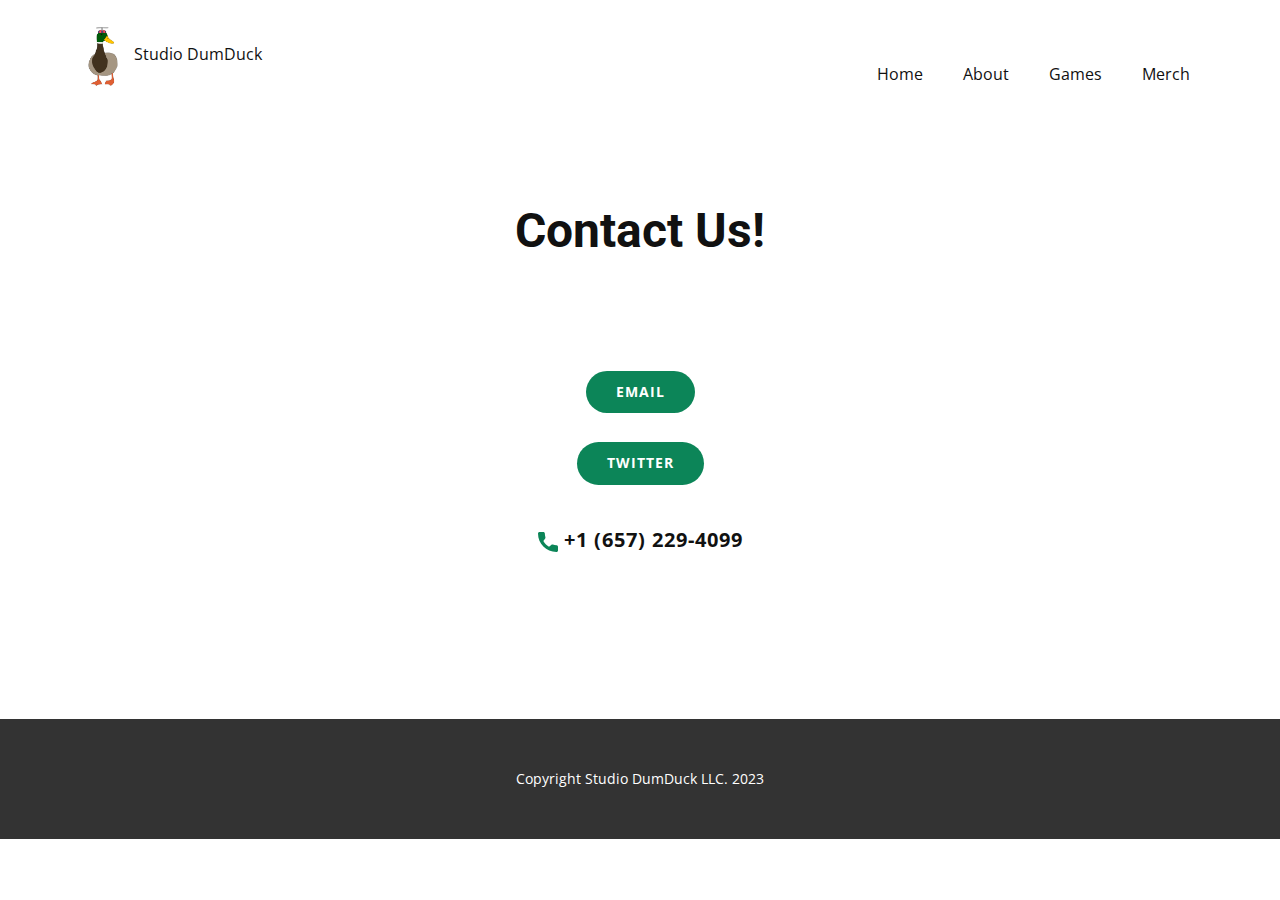
<file: Page-1.html>
<!DOCTYPE html>
<html style="font-size: 16px;" lang="en"><head>
    <meta name="viewport" content="width=device-width, initial-scale=1.0">
    <meta charset="utf-8">
    <meta name="keywords" content="">
    <meta name="description" content="">
    <title>Page 1</title>
    <link rel="stylesheet" href="nicepage.css" media="screen">
<link rel="stylesheet" href="Page-1.css" media="screen">
    <script class="u-script" type="text/javascript" src="jquery.js" defer=""></script>
    <script class="u-script" type="text/javascript" src="nicepage.js" defer=""></script>
    <meta name="generator" content="Nicepage 5.6.2, nicepage.com">
    <link id="u-theme-google-font" rel="stylesheet" href="https://fonts.googleapis.com/css?family=Roboto:100,100i,300,300i,400,400i,500,500i,700,700i,900,900i|Open+Sans:300,300i,400,400i,500,500i,600,600i,700,700i,800,800i">
    
    
    <script type="application/ld+json">{
		"@context": "http://schema.org",
		"@type": "Organization",
		"name": "Studio DumDuck Site",
		"logo": "images/clarence.png"
}</script>
    <meta name="theme-color" content="#0c8558">
    <meta property="og:title" content="Page 1">
    <meta property="og:description" content="">
    <meta property="og:type" content="website">
  <meta data-intl-tel-input-cdn-path="intlTelInput/"></head>
  <body class="u-body u-xl-mode" data-lang="en"><header class="u-clearfix u-header u-header" id="sec-4dc7"><div class="u-clearfix u-sheet u-sheet-1">
        <a href="Home.html" class="u-image u-logo u-image-1" data-image-width="2048" data-image-height="2048" title="Home">
          <img src="images/clarence.png" class="u-logo-image u-logo-image-1">
        </a>
        <p class="u-text u-text-1">Studio DumDuck</p>
        <nav class="u-menu u-menu-one-level u-offcanvas u-menu-1">
          <div class="menu-collapse" style="font-size: 1rem; letter-spacing: 0px;">
            <a class="u-button-style u-custom-left-right-menu-spacing u-custom-padding-bottom u-custom-top-bottom-menu-spacing u-nav-link u-text-active-palette-1-base u-text-hover-palette-2-base" href="#">
              <svg class="u-svg-link" viewBox="0 0 24 24"><use xmlns:xlink="http://www.w3.org/1999/xlink" xlink:href="#menu-hamburger"></use></svg>
              <svg class="u-svg-content" version="1.1" id="menu-hamburger" viewBox="0 0 16 16" x="0px" y="0px" xmlns:xlink="http://www.w3.org/1999/xlink" xmlns="http://www.w3.org/2000/svg"><g><rect y="1" width="16" height="2"></rect><rect y="7" width="16" height="2"></rect><rect y="13" width="16" height="2"></rect>
</g></svg>
            </a>
          </div>
          <div class="u-custom-menu u-nav-container">
            <ul class="u-nav u-unstyled u-nav-1"><li class="u-nav-item"><a class="u-button-style u-nav-link u-text-active-palette-1-base u-text-hover-palette-2-base" href="Home.html" style="padding: 10px 20px;">Home</a>
</li><li class="u-nav-item"><a class="u-button-style u-nav-link u-text-active-palette-1-base u-text-hover-palette-2-base" href="About.html" style="padding: 10px 20px;">About</a>
</li><li class="u-nav-item"><a class="u-button-style u-nav-link u-text-active-palette-1-base u-text-hover-palette-2-base" href="Games.html" style="padding: 10px 20px;">Games</a>
</li><li class="u-nav-item"><a class="u-button-style u-nav-link u-text-active-palette-1-base u-text-hover-palette-2-base" href="Merch.html" style="padding: 10px 20px;">Merch</a>
</li></ul>
          </div>
          <div class="u-custom-menu u-nav-container-collapse">
            <div class="u-black u-container-style u-inner-container-layout u-opacity u-opacity-95 u-sidenav">
              <div class="u-inner-container-layout u-sidenav-overflow">
                <div class="u-menu-close"></div>
                <ul class="u-align-center u-nav u-popupmenu-items u-unstyled u-nav-2"><li class="u-nav-item"><a class="u-button-style u-nav-link" href="Home.html">Home</a>
</li><li class="u-nav-item"><a class="u-button-style u-nav-link" href="About.html">About</a>
</li><li class="u-nav-item"><a class="u-button-style u-nav-link" href="Games.html">Games</a>
</li><li class="u-nav-item"><a class="u-button-style u-nav-link" href="Merch.html">Merch</a>
</li></ul>
              </div>
            </div>
            <div class="u-black u-menu-overlay u-opacity u-opacity-70"></div>
          </div>
        </nav>
      </div></header>
    <section class="u-clearfix u-section-1" id="sec-3549">
      <div class="u-clearfix u-sheet u-valign-top u-sheet-1">
        <h1 class="u-text u-text-default u-text-1">Contact Us!</h1>
        <div class="u-list u-list-1">
          <div class="u-repeater u-repeater-1">
            <div class="u-container-style u-list-item u-repeater-item">
              <div class="u-container-layout u-similar-container u-container-layout-1">
                <a href="mailto:studiodumduck@gmail.com?subject=Contacting%20StudioDumDuck" class="u-align-center u-btn u-btn-round u-button-style u-custom-item u-hover-palette-1-light-1 u-palette-1-base u-radius-50 u-btn-1">email</a>
              </div>
            </div>
            <div class="u-container-style u-list-item u-repeater-item">
              <div class="u-container-layout u-similar-container u-container-layout-2">
                <a href="https://twitter.com/studiodumduck" class="u-align-center u-btn u-btn-round u-button-style u-custom-item u-hover-palette-1-light-1 u-palette-1-base u-radius-50 u-btn-2" target="_blank">Twitter<br>
                </a>
              </div>
            </div>
            <div class="u-container-style u-list-item u-repeater-item">
              <div class="u-container-layout u-similar-container u-container-layout-3">
                <a href="tel:+1 (657) 229-4099" class="u-active-none u-align-center u-btn u-button-style u-custom-item u-hover-none u-none u-text-hover-palette-1-base u-btn-3"><span class="u-icon u-text-palette-1-base u-icon-1" data-animation-name="" data-animation-duration="0" data-animation-delay="0" data-animation-direction=""><svg class="u-svg-content" viewBox="0 0 405.333 405.333" x="0px" y="0px" style="width: 1em; height: 1em;"><path d="M373.333,266.88c-25.003,0-49.493-3.904-72.704-11.563c-11.328-3.904-24.192-0.896-31.637,6.699l-46.016,34.752    c-52.8-28.181-86.592-61.952-114.389-114.368l33.813-44.928c8.512-8.512,11.563-20.971,7.915-32.64    C142.592,81.472,138.667,56.96,138.667,32c0-17.643-14.357-32-32-32H32C14.357,0,0,14.357,0,32    c0,205.845,167.488,373.333,373.333,373.333c17.643,0,32-14.357,32-32V298.88C405.333,281.237,390.976,266.88,373.333,266.88z"></path></svg><img></span>&nbsp;+1 (657) 229-4099
                </a>
              </div>
            </div>
          </div>
        </div>
      </div>
    </section>
    
    
    <footer class="u-align-center u-clearfix u-footer u-grey-80 u-footer" id="sec-8961"><div class="u-clearfix u-sheet u-sheet-1">
        <p class="u-small-text u-text u-text-variant u-text-1">Copyright Studio DumDuck LLC. 2023</p>
      </div></footer>
  
</body></html>
</file>
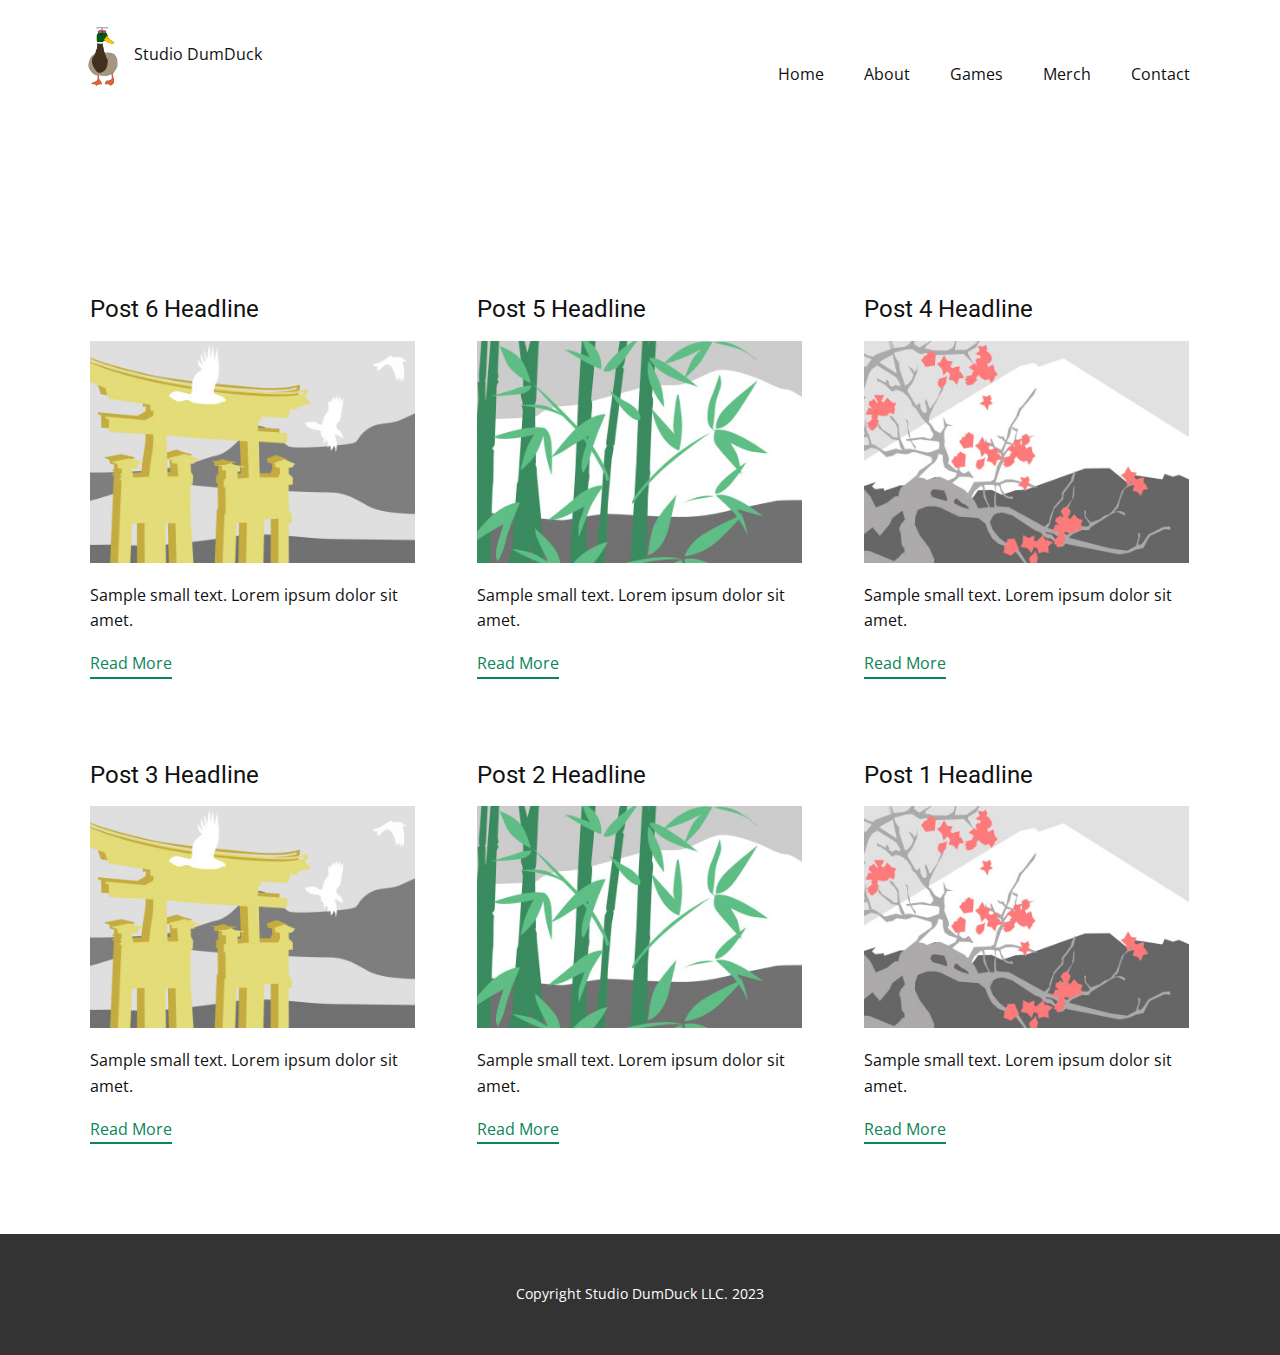
<file: blog/blog.html>
<!DOCTYPE html>
<html style="font-size: 16px;" lang="en"><head>
    <meta name="viewport" content="width=device-width, initial-scale=1.0">
    <meta charset="utf-8">
    <meta name="keywords" content="">
    <meta name="description" content="">
    <title>Blog Template</title>
    <link rel="stylesheet" href="../nicepage.css" media="screen">
<link rel="stylesheet" href="../Blog-Template.css" media="screen">
    <script class="u-script" type="text/javascript" src="../jquery.js" defer=""></script>
    <script class="u-script" type="text/javascript" src="../nicepage.js" defer=""></script>
    <meta name="generator" content="Nicepage 5.6.2, nicepage.com">
    <link id="u-theme-google-font" rel="stylesheet" href="https://fonts.googleapis.com/css?family=Roboto:100,100i,300,300i,400,400i,500,500i,700,700i,900,900i|Open+Sans:300,300i,400,400i,500,500i,600,600i,700,700i,800,800i">
    
    
    <script type="application/ld+json">{
		"@context": "http://schema.org",
		"@type": "Organization",
		"name": "Studio DumDuck Site",
		"logo": "images/clarence.png"
}</script>
    <meta name="theme-color" content="#0c8558">
  <meta data-intl-tel-input-cdn-path="intlTelInput/"></head>
  <body class="u-body u-xl-mode" data-lang="en"><header class="u-clearfix u-header u-header" id="sec-4dc7"><div class="u-clearfix u-sheet u-sheet-1">
        <a href="../Home.html" class="u-image u-logo u-image-1" data-image-width="2048" data-image-height="2048" title="Home">
          <img src="../images/clarence.png" class="u-logo-image u-logo-image-1">
        </a>
        <p class="u-text u-text-1">Studio DumDuck</p>
        <nav class="u-menu u-menu-one-level u-offcanvas u-menu-1">
          <div class="menu-collapse" style="font-size: 1rem; letter-spacing: 0px;">
            <a class="u-button-style u-custom-left-right-menu-spacing u-custom-padding-bottom u-custom-top-bottom-menu-spacing u-nav-link u-text-active-palette-1-base u-text-hover-palette-2-base" href="#">
              <svg class="u-svg-link" viewBox="0 0 24 24"><use xmlns:xlink="http://www.w3.org/1999/xlink" xlink:href="#menu-hamburger"></use></svg>
              <svg class="u-svg-content" version="1.1" id="menu-hamburger" viewBox="0 0 16 16" x="0px" y="0px" xmlns:xlink="http://www.w3.org/1999/xlink" xmlns="http://www.w3.org/2000/svg"><g><rect y="1" width="16" height="2"></rect><rect y="7" width="16" height="2"></rect><rect y="13" width="16" height="2"></rect>
</g></svg>
            </a>
          </div>
          <div class="u-custom-menu u-nav-container">
            <ul class="u-nav u-unstyled u-nav-1"><li class="u-nav-item"><a class="u-button-style u-nav-link u-text-active-palette-1-base u-text-hover-palette-2-base" href="../Home.html" style="padding: 10px 20px;">Home</a>
</li><li class="u-nav-item"><a class="u-button-style u-nav-link u-text-active-palette-1-base u-text-hover-palette-2-base" href="../About.html" style="padding: 10px 20px;">About</a>
</li><li class="u-nav-item"><a class="u-button-style u-nav-link u-text-active-palette-1-base u-text-hover-palette-2-base" href="../Games.html" style="padding: 10px 20px;">Games</a>
</li><li class="u-nav-item"><a class="u-button-style u-nav-link u-text-active-palette-1-base u-text-hover-palette-2-base" href="../Merch.html" style="padding: 10px 20px;">Merch</a>
</li><li class="u-nav-item"><a class="u-button-style u-nav-link u-text-active-palette-1-base u-text-hover-palette-2-base" href="../Contact.html" style="padding: 10px 20px;">Contact</a>
</li></ul>
          </div>
          <div class="u-custom-menu u-nav-container-collapse">
            <div class="u-black u-container-style u-inner-container-layout u-opacity u-opacity-95 u-sidenav">
              <div class="u-inner-container-layout u-sidenav-overflow">
                <div class="u-menu-close"></div>
                <ul class="u-align-center u-nav u-popupmenu-items u-unstyled u-nav-2"><li class="u-nav-item"><a class="u-button-style u-nav-link" href="../Home.html">Home</a>
</li><li class="u-nav-item"><a class="u-button-style u-nav-link" href="../About.html">About</a>
</li><li class="u-nav-item"><a class="u-button-style u-nav-link" href="../Games.html">Games</a>
</li><li class="u-nav-item"><a class="u-button-style u-nav-link" href="../Merch.html">Merch</a>
</li><li class="u-nav-item"><a class="u-button-style u-nav-link" href="../Contact.html">Contact</a>
</li></ul>
              </div>
            </div>
            <div class="u-black u-menu-overlay u-opacity u-opacity-70"></div>
          </div>
        </nav>
      </div></header>
    <section class="u-clearfix u-section-1" id="sec-cd2f">
      <div class="u-clearfix u-sheet u-valign-middle u-sheet-1"><!--blog--><!--blog_options_json--><!--{"type":"Recent","source":"","tags":"","count":""}--><!--/blog_options_json-->
        <div class="u-blog u-expanded-width u-repeater u-repeater-1"><!--blog_post-->
          <div class="u-blog-post u-container-style u-repeater-item u-white u-repeater-item-1">
            <div class="u-container-layout u-similar-container u-valign-top u-container-layout-1"><!--blog_post_header-->
              <h4 class="u-blog-control u-text u-text-1">
                <a class="u-post-header-link" href="../blog/post-5.html">Post 6 Headline</a>
              </h4><!--/blog_post_header--><!--blog_post_image-->
              <a class="u-post-header-link" href="../blog/post-5.html"><img alt="" class="u-blog-control u-expanded-width u-image u-image-default u-image-1" src="../images/8ad73f3c.jpeg"></a><!--/blog_post_image--><!--blog_post_content-->
              <div class="u-blog-control u-post-content u-text u-text-2 fr-view">Sample small text. Lorem ipsum dolor sit amet.</div><!--/blog_post_content--><!--blog_post_readmore-->
              <a href="../blog/post-5.html" class="u-blog-control u-border-2 u-border-palette-1-base u-btn u-btn-rectangle u-button-style u-none u-btn-1"><!--blog_post_readmore_content--><!--options_json--><!--{"content":"","defaultValue":"Read More"}--><!--/options_json-->Read More<!--/blog_post_readmore_content--></a><!--/blog_post_readmore-->
            </div>
          </div><div class="u-blog-post u-container-style u-repeater-item u-video-cover u-white">
            <div class="u-container-layout u-similar-container u-valign-top u-container-layout-2"><!--blog_post_header-->
              <h4 class="u-blog-control u-text u-text-3">
                <a class="u-post-header-link" href="../blog/post-4.html">Post 5 Headline</a>
              </h4><!--/blog_post_header--><!--blog_post_image-->
              <a class="u-post-header-link" href="../blog/post-4.html"><img alt="" class="u-blog-control u-expanded-width u-image u-image-default u-image-2" src="../images/68f64b9d.jpeg"></a><!--/blog_post_image--><!--blog_post_content-->
              <div class="u-blog-control u-post-content u-text u-text-4 fr-view">Sample small text. Lorem ipsum dolor sit amet.</div><!--/blog_post_content--><!--blog_post_readmore-->
              <a href="../blog/post-4.html" class="u-blog-control u-border-2 u-border-palette-1-base u-btn u-btn-rectangle u-button-style u-none u-btn-2"><!--blog_post_readmore_content--><!--options_json--><!--{"content":"","defaultValue":"Read More"}--><!--/options_json-->Read More<!--/blog_post_readmore_content--></a><!--/blog_post_readmore-->
            </div>
          </div><div class="u-blog-post u-container-style u-repeater-item u-video-cover u-white">
            <div class="u-container-layout u-similar-container u-valign-top u-container-layout-3"><!--blog_post_header-->
              <h4 class="u-blog-control u-text u-text-5">
                <a class="u-post-header-link" href="../blog/post-3.html">Post 4 Headline</a>
              </h4><!--/blog_post_header--><!--blog_post_image-->
              <a class="u-post-header-link" href="../blog/post-3.html"><img alt="" class="u-blog-control u-expanded-width u-image u-image-default u-image-3" src="../images/0fd3416c.jpeg"></a><!--/blog_post_image--><!--blog_post_content-->
              <div class="u-blog-control u-post-content u-text u-text-6 fr-view">Sample small text. Lorem ipsum dolor sit amet.</div><!--/blog_post_content--><!--blog_post_readmore-->
              <a href="../blog/post-3.html" class="u-blog-control u-border-2 u-border-palette-1-base u-btn u-btn-rectangle u-button-style u-none u-btn-3"><!--blog_post_readmore_content--><!--options_json--><!--{"content":"","defaultValue":"Read More"}--><!--/options_json-->Read More<!--/blog_post_readmore_content--></a><!--/blog_post_readmore-->
            </div>
          </div><div class="u-blog-post u-container-style u-repeater-item u-white u-repeater-item-1">
            <div class="u-container-layout u-similar-container u-valign-top u-container-layout-1"><!--blog_post_header-->
              <h4 class="u-blog-control u-text u-text-1">
                <a class="u-post-header-link" href="../blog/post-2.html">Post 3 Headline</a>
              </h4><!--/blog_post_header--><!--blog_post_image-->
              <a class="u-post-header-link" href="../blog/post-2.html"><img alt="" class="u-blog-control u-expanded-width u-image u-image-default u-image-1" src="../images/8ad73f3c.jpeg"></a><!--/blog_post_image--><!--blog_post_content-->
              <div class="u-blog-control u-post-content u-text u-text-2 fr-view">Sample small text. Lorem ipsum dolor sit amet.</div><!--/blog_post_content--><!--blog_post_readmore-->
              <a href="../blog/post-2.html" class="u-blog-control u-border-2 u-border-palette-1-base u-btn u-btn-rectangle u-button-style u-none u-btn-1"><!--blog_post_readmore_content--><!--options_json--><!--{"content":"","defaultValue":"Read More"}--><!--/options_json-->Read More<!--/blog_post_readmore_content--></a><!--/blog_post_readmore-->
            </div>
          </div><div class="u-blog-post u-container-style u-repeater-item u-video-cover u-white">
            <div class="u-container-layout u-similar-container u-valign-top u-container-layout-2"><!--blog_post_header-->
              <h4 class="u-blog-control u-text u-text-3">
                <a class="u-post-header-link" href="../blog/post-1.html">Post 2 Headline</a>
              </h4><!--/blog_post_header--><!--blog_post_image-->
              <a class="u-post-header-link" href="../blog/post-1.html"><img alt="" class="u-blog-control u-expanded-width u-image u-image-default u-image-2" src="../images/68f64b9d.jpeg"></a><!--/blog_post_image--><!--blog_post_content-->
              <div class="u-blog-control u-post-content u-text u-text-4 fr-view">Sample small text. Lorem ipsum dolor sit amet.</div><!--/blog_post_content--><!--blog_post_readmore-->
              <a href="../blog/post-1.html" class="u-blog-control u-border-2 u-border-palette-1-base u-btn u-btn-rectangle u-button-style u-none u-btn-2"><!--blog_post_readmore_content--><!--options_json--><!--{"content":"","defaultValue":"Read More"}--><!--/options_json-->Read More<!--/blog_post_readmore_content--></a><!--/blog_post_readmore-->
            </div>
          </div><div class="u-blog-post u-container-style u-repeater-item u-video-cover u-white">
            <div class="u-container-layout u-similar-container u-valign-top u-container-layout-3"><!--blog_post_header-->
              <h4 class="u-blog-control u-text u-text-5">
                <a class="u-post-header-link" href="../blog/post.html">Post 1 Headline</a>
              </h4><!--/blog_post_header--><!--blog_post_image-->
              <a class="u-post-header-link" href="../blog/post.html"><img alt="" class="u-blog-control u-expanded-width u-image u-image-default u-image-3" src="../images/0fd3416c.jpeg"></a><!--/blog_post_image--><!--blog_post_content-->
              <div class="u-blog-control u-post-content u-text u-text-6 fr-view">Sample small text. Lorem ipsum dolor sit amet.</div><!--/blog_post_content--><!--blog_post_readmore-->
              <a href="../blog/post.html" class="u-blog-control u-border-2 u-border-palette-1-base u-btn u-btn-rectangle u-button-style u-none u-btn-3"><!--blog_post_readmore_content--><!--options_json--><!--{"content":"","defaultValue":"Read More"}--><!--/options_json-->Read More<!--/blog_post_readmore_content--></a><!--/blog_post_readmore-->
            </div>
          </div><!--/blog_post--><!--blog_post-->
          <!--/blog_post--><!--blog_post-->
          <!--/blog_post-->
        </div><!--/blog-->
      </div>
    </section>
    
    
    <footer class="u-align-center u-clearfix u-footer u-grey-80 u-footer" id="sec-8961"><div class="u-clearfix u-sheet u-sheet-1">
        <p class="u-small-text u-text u-text-variant u-text-1">Copyright Studio DumDuck LLC. 2023</p>
      </div></footer>
  
</body></html>
</file>
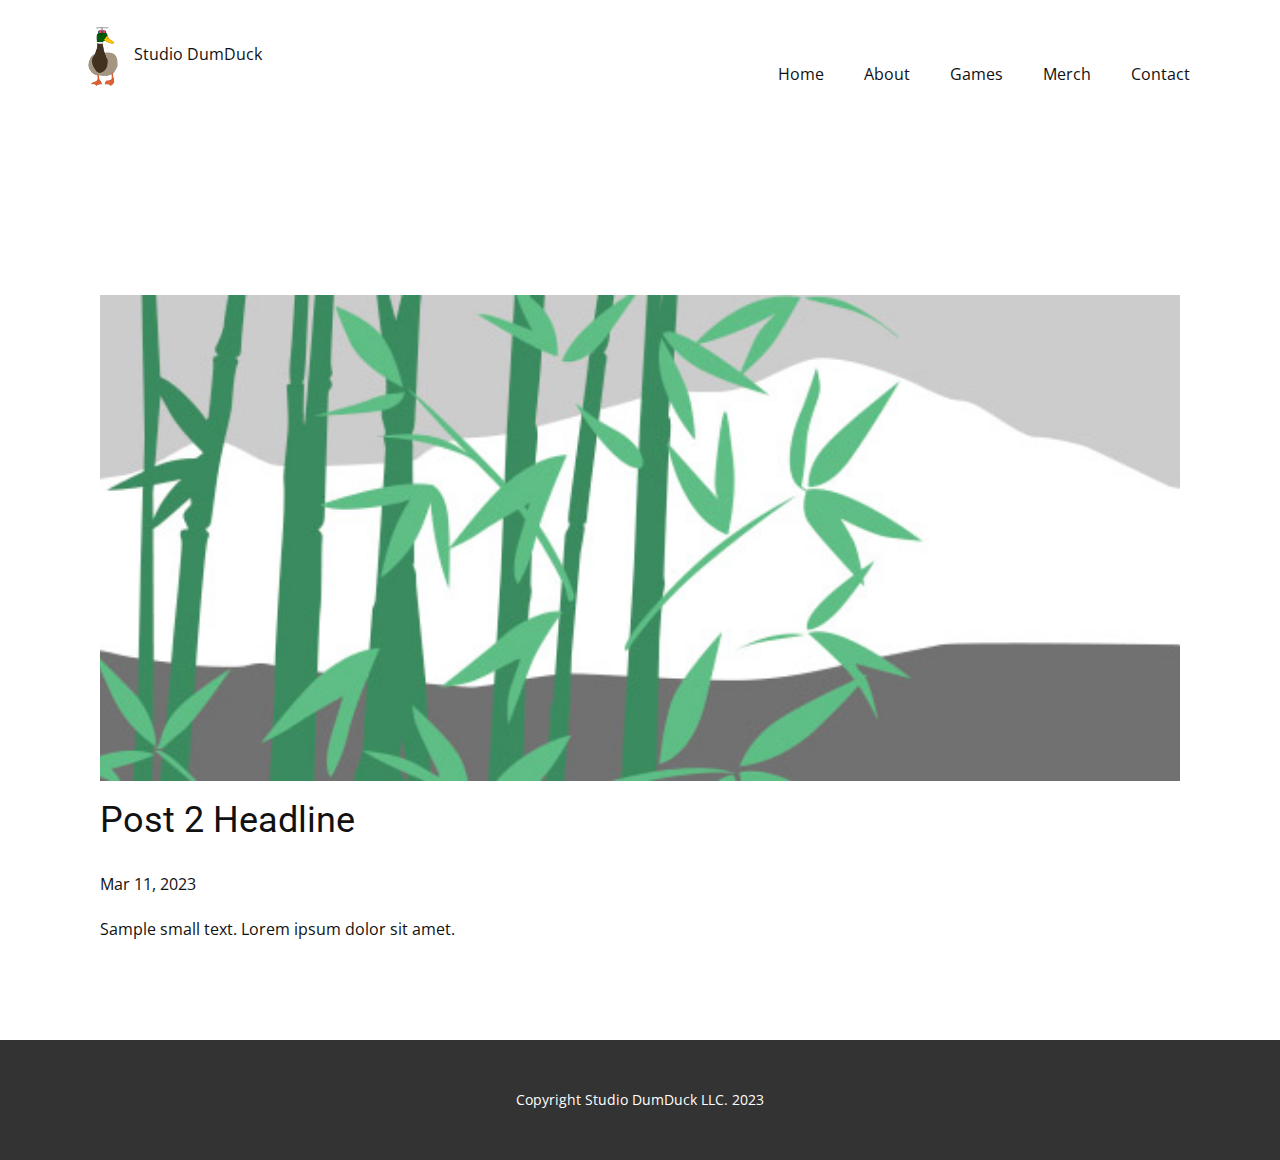
<file: blog/post-1.html>
<!DOCTYPE html>
<html style="font-size: 16px;" lang="en"><head>
    <meta name="viewport" content="width=device-width, initial-scale=1.0">
    <meta charset="utf-8">
    <meta name="keywords" content="Post 1 Headline">
    <meta name="description" content="">
    <title>Post 2 Headline</title>
    <link rel="stylesheet" href="../nicepage.css" media="screen">
<link rel="stylesheet" href="../Post-Template.css" media="screen">
    <script class="u-script" type="text/javascript" src="../jquery.js" defer=""></script>
    <script class="u-script" type="text/javascript" src="../nicepage.js" defer=""></script>
    <meta name="generator" content="Nicepage 5.6.2, nicepage.com">
    <link id="u-theme-google-font" rel="stylesheet" href="https://fonts.googleapis.com/css?family=Roboto:100,100i,300,300i,400,400i,500,500i,700,700i,900,900i|Open+Sans:300,300i,400,400i,500,500i,600,600i,700,700i,800,800i">
    
    
    <script type="application/ld+json">{
		"@context": "http://schema.org",
		"@type": "Organization",
		"name": "Studio DumDuck Site",
		"logo": "images/clarence.png"
}</script>
    <meta name="theme-color" content="#0c8558">
  <meta data-intl-tel-input-cdn-path="intlTelInput/"></head>
  <body class="u-body u-xl-mode" data-lang="en"><header class="u-clearfix u-header u-header" id="sec-4dc7"><div class="u-clearfix u-sheet u-sheet-1">
        <a href="../Home.html" class="u-image u-logo u-image-1" data-image-width="2048" data-image-height="2048" title="Home">
          <img src="../images/clarence.png" class="u-logo-image u-logo-image-1">
        </a>
        <p class="u-text u-text-1">Studio DumDuck</p>
        <nav class="u-menu u-menu-one-level u-offcanvas u-menu-1">
          <div class="menu-collapse" style="font-size: 1rem; letter-spacing: 0px;">
            <a class="u-button-style u-custom-left-right-menu-spacing u-custom-padding-bottom u-custom-top-bottom-menu-spacing u-nav-link u-text-active-palette-1-base u-text-hover-palette-2-base" href="#">
              <svg class="u-svg-link" viewBox="0 0 24 24"><use xmlns:xlink="http://www.w3.org/1999/xlink" xlink:href="#menu-hamburger"></use></svg>
              <svg class="u-svg-content" version="1.1" id="menu-hamburger" viewBox="0 0 16 16" x="0px" y="0px" xmlns:xlink="http://www.w3.org/1999/xlink" xmlns="http://www.w3.org/2000/svg"><g><rect y="1" width="16" height="2"></rect><rect y="7" width="16" height="2"></rect><rect y="13" width="16" height="2"></rect>
</g></svg>
            </a>
          </div>
          <div class="u-custom-menu u-nav-container">
            <ul class="u-nav u-unstyled u-nav-1"><li class="u-nav-item"><a class="u-button-style u-nav-link u-text-active-palette-1-base u-text-hover-palette-2-base" href="../Home.html" style="padding: 10px 20px;">Home</a>
</li><li class="u-nav-item"><a class="u-button-style u-nav-link u-text-active-palette-1-base u-text-hover-palette-2-base" href="../About.html" style="padding: 10px 20px;">About</a>
</li><li class="u-nav-item"><a class="u-button-style u-nav-link u-text-active-palette-1-base u-text-hover-palette-2-base" href="../Games.html" style="padding: 10px 20px;">Games</a>
</li><li class="u-nav-item"><a class="u-button-style u-nav-link u-text-active-palette-1-base u-text-hover-palette-2-base" href="../Merch.html" style="padding: 10px 20px;">Merch</a>
</li><li class="u-nav-item"><a class="u-button-style u-nav-link u-text-active-palette-1-base u-text-hover-palette-2-base" href="../Contact.html" style="padding: 10px 20px;">Contact</a>
</li></ul>
          </div>
          <div class="u-custom-menu u-nav-container-collapse">
            <div class="u-black u-container-style u-inner-container-layout u-opacity u-opacity-95 u-sidenav">
              <div class="u-inner-container-layout u-sidenav-overflow">
                <div class="u-menu-close"></div>
                <ul class="u-align-center u-nav u-popupmenu-items u-unstyled u-nav-2"><li class="u-nav-item"><a class="u-button-style u-nav-link" href="../Home.html">Home</a>
</li><li class="u-nav-item"><a class="u-button-style u-nav-link" href="../About.html">About</a>
</li><li class="u-nav-item"><a class="u-button-style u-nav-link" href="../Games.html">Games</a>
</li><li class="u-nav-item"><a class="u-button-style u-nav-link" href="../Merch.html">Merch</a>
</li><li class="u-nav-item"><a class="u-button-style u-nav-link" href="../Contact.html">Contact</a>
</li></ul>
              </div>
            </div>
            <div class="u-black u-menu-overlay u-opacity u-opacity-70"></div>
          </div>
        </nav>
      </div></header>
    <section class="u-align-center u-clearfix u-section-1" id="sec-38c7">
      <div class="u-clearfix u-sheet u-valign-middle-md u-valign-middle-sm u-valign-middle-xs u-sheet-1"><!--post_details--><!--post_details_options_json--><!--{"source":""}--><!--/post_details_options_json--><!--blog_post-->
        <div class="u-container-style u-expanded-width u-post-details u-post-details-1">
          <div class="u-container-layout u-valign-middle u-container-layout-1"><!--blog_post_image-->
            <img alt="" class="u-blog-control u-expanded-width u-image u-image-default u-image-1" src="../images/68f64b9d.jpeg"><!--/blog_post_image--><!--blog_post_header-->
            <h2 class="u-blog-control u-text u-text-1">Post 2 Headline</h2><!--/blog_post_header--><!--blog_post_metadata-->
            <div class="u-blog-control u-metadata u-metadata-1"><!--blog_post_metadata_date-->
              <span class="u-meta-date u-meta-icon">Mar 11, 2023</span><!--/blog_post_metadata_date--><!--blog_post_metadata_category-->
              <!--/blog_post_metadata_category--><!--blog_post_metadata_comments-->
              <!--/blog_post_metadata_comments-->
            </div><!--/blog_post_metadata--><!--blog_post_content-->
            <div class="u-align-justify u-blog-control u-post-content u-text u-text-2 fr-view">
  Sample small text. Lorem ipsum dolor sit amet.
  </div><!--/blog_post_content-->
          </div>
        </div><!--/blog_post--><!--/post_details-->
      </div>
    </section>
    
    
    <footer class="u-align-center u-clearfix u-footer u-grey-80 u-footer" id="sec-8961"><div class="u-clearfix u-sheet u-sheet-1">
        <p class="u-small-text u-text u-text-variant u-text-1">Copyright Studio DumDuck LLC. 2023</p>
      </div></footer>
  
</body></html>
</file>
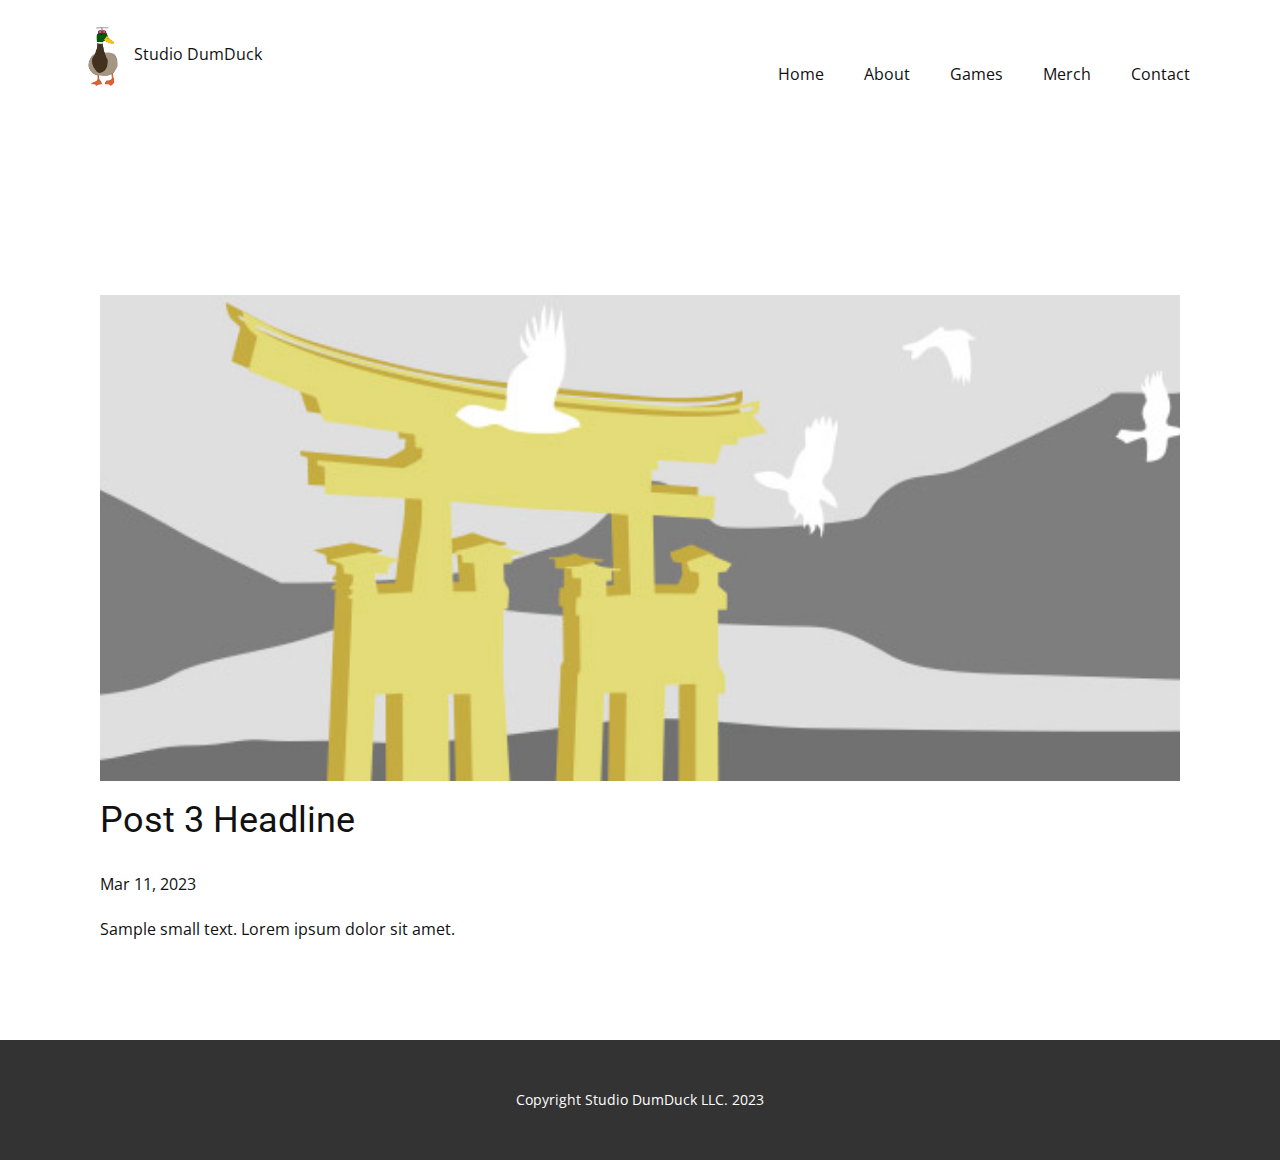
<file: blog/post-2.html>
<!DOCTYPE html>
<html style="font-size: 16px;" lang="en"><head>
    <meta name="viewport" content="width=device-width, initial-scale=1.0">
    <meta charset="utf-8">
    <meta name="keywords" content="Post 1 Headline">
    <meta name="description" content="">
    <title>Post 3 Headline</title>
    <link rel="stylesheet" href="../nicepage.css" media="screen">
<link rel="stylesheet" href="../Post-Template.css" media="screen">
    <script class="u-script" type="text/javascript" src="../jquery.js" defer=""></script>
    <script class="u-script" type="text/javascript" src="../nicepage.js" defer=""></script>
    <meta name="generator" content="Nicepage 5.6.2, nicepage.com">
    <link id="u-theme-google-font" rel="stylesheet" href="https://fonts.googleapis.com/css?family=Roboto:100,100i,300,300i,400,400i,500,500i,700,700i,900,900i|Open+Sans:300,300i,400,400i,500,500i,600,600i,700,700i,800,800i">
    
    
    <script type="application/ld+json">{
		"@context": "http://schema.org",
		"@type": "Organization",
		"name": "Studio DumDuck Site",
		"logo": "images/clarence.png"
}</script>
    <meta name="theme-color" content="#0c8558">
  <meta data-intl-tel-input-cdn-path="intlTelInput/"></head>
  <body class="u-body u-xl-mode" data-lang="en"><header class="u-clearfix u-header u-header" id="sec-4dc7"><div class="u-clearfix u-sheet u-sheet-1">
        <a href="../Home.html" class="u-image u-logo u-image-1" data-image-width="2048" data-image-height="2048" title="Home">
          <img src="../images/clarence.png" class="u-logo-image u-logo-image-1">
        </a>
        <p class="u-text u-text-1">Studio DumDuck</p>
        <nav class="u-menu u-menu-one-level u-offcanvas u-menu-1">
          <div class="menu-collapse" style="font-size: 1rem; letter-spacing: 0px;">
            <a class="u-button-style u-custom-left-right-menu-spacing u-custom-padding-bottom u-custom-top-bottom-menu-spacing u-nav-link u-text-active-palette-1-base u-text-hover-palette-2-base" href="#">
              <svg class="u-svg-link" viewBox="0 0 24 24"><use xmlns:xlink="http://www.w3.org/1999/xlink" xlink:href="#menu-hamburger"></use></svg>
              <svg class="u-svg-content" version="1.1" id="menu-hamburger" viewBox="0 0 16 16" x="0px" y="0px" xmlns:xlink="http://www.w3.org/1999/xlink" xmlns="http://www.w3.org/2000/svg"><g><rect y="1" width="16" height="2"></rect><rect y="7" width="16" height="2"></rect><rect y="13" width="16" height="2"></rect>
</g></svg>
            </a>
          </div>
          <div class="u-custom-menu u-nav-container">
            <ul class="u-nav u-unstyled u-nav-1"><li class="u-nav-item"><a class="u-button-style u-nav-link u-text-active-palette-1-base u-text-hover-palette-2-base" href="../Home.html" style="padding: 10px 20px;">Home</a>
</li><li class="u-nav-item"><a class="u-button-style u-nav-link u-text-active-palette-1-base u-text-hover-palette-2-base" href="../About.html" style="padding: 10px 20px;">About</a>
</li><li class="u-nav-item"><a class="u-button-style u-nav-link u-text-active-palette-1-base u-text-hover-palette-2-base" href="../Games.html" style="padding: 10px 20px;">Games</a>
</li><li class="u-nav-item"><a class="u-button-style u-nav-link u-text-active-palette-1-base u-text-hover-palette-2-base" href="../Merch.html" style="padding: 10px 20px;">Merch</a>
</li><li class="u-nav-item"><a class="u-button-style u-nav-link u-text-active-palette-1-base u-text-hover-palette-2-base" href="../Contact.html" style="padding: 10px 20px;">Contact</a>
</li></ul>
          </div>
          <div class="u-custom-menu u-nav-container-collapse">
            <div class="u-black u-container-style u-inner-container-layout u-opacity u-opacity-95 u-sidenav">
              <div class="u-inner-container-layout u-sidenav-overflow">
                <div class="u-menu-close"></div>
                <ul class="u-align-center u-nav u-popupmenu-items u-unstyled u-nav-2"><li class="u-nav-item"><a class="u-button-style u-nav-link" href="../Home.html">Home</a>
</li><li class="u-nav-item"><a class="u-button-style u-nav-link" href="../About.html">About</a>
</li><li class="u-nav-item"><a class="u-button-style u-nav-link" href="../Games.html">Games</a>
</li><li class="u-nav-item"><a class="u-button-style u-nav-link" href="../Merch.html">Merch</a>
</li><li class="u-nav-item"><a class="u-button-style u-nav-link" href="../Contact.html">Contact</a>
</li></ul>
              </div>
            </div>
            <div class="u-black u-menu-overlay u-opacity u-opacity-70"></div>
          </div>
        </nav>
      </div></header>
    <section class="u-align-center u-clearfix u-section-1" id="sec-38c7">
      <div class="u-clearfix u-sheet u-valign-middle-md u-valign-middle-sm u-valign-middle-xs u-sheet-1"><!--post_details--><!--post_details_options_json--><!--{"source":""}--><!--/post_details_options_json--><!--blog_post-->
        <div class="u-container-style u-expanded-width u-post-details u-post-details-1">
          <div class="u-container-layout u-valign-middle u-container-layout-1"><!--blog_post_image-->
            <img alt="" class="u-blog-control u-expanded-width u-image u-image-default u-image-1" src="../images/8ad73f3c.jpeg"><!--/blog_post_image--><!--blog_post_header-->
            <h2 class="u-blog-control u-text u-text-1">Post 3 Headline</h2><!--/blog_post_header--><!--blog_post_metadata-->
            <div class="u-blog-control u-metadata u-metadata-1"><!--blog_post_metadata_date-->
              <span class="u-meta-date u-meta-icon">Mar 11, 2023</span><!--/blog_post_metadata_date--><!--blog_post_metadata_category-->
              <!--/blog_post_metadata_category--><!--blog_post_metadata_comments-->
              <!--/blog_post_metadata_comments-->
            </div><!--/blog_post_metadata--><!--blog_post_content-->
            <div class="u-align-justify u-blog-control u-post-content u-text u-text-2 fr-view">
  Sample small text. Lorem ipsum dolor sit amet.
  </div><!--/blog_post_content-->
          </div>
        </div><!--/blog_post--><!--/post_details-->
      </div>
    </section>
    
    
    <footer class="u-align-center u-clearfix u-footer u-grey-80 u-footer" id="sec-8961"><div class="u-clearfix u-sheet u-sheet-1">
        <p class="u-small-text u-text u-text-variant u-text-1">Copyright Studio DumDuck LLC. 2023</p>
      </div></footer>
  
</body></html>
</file>
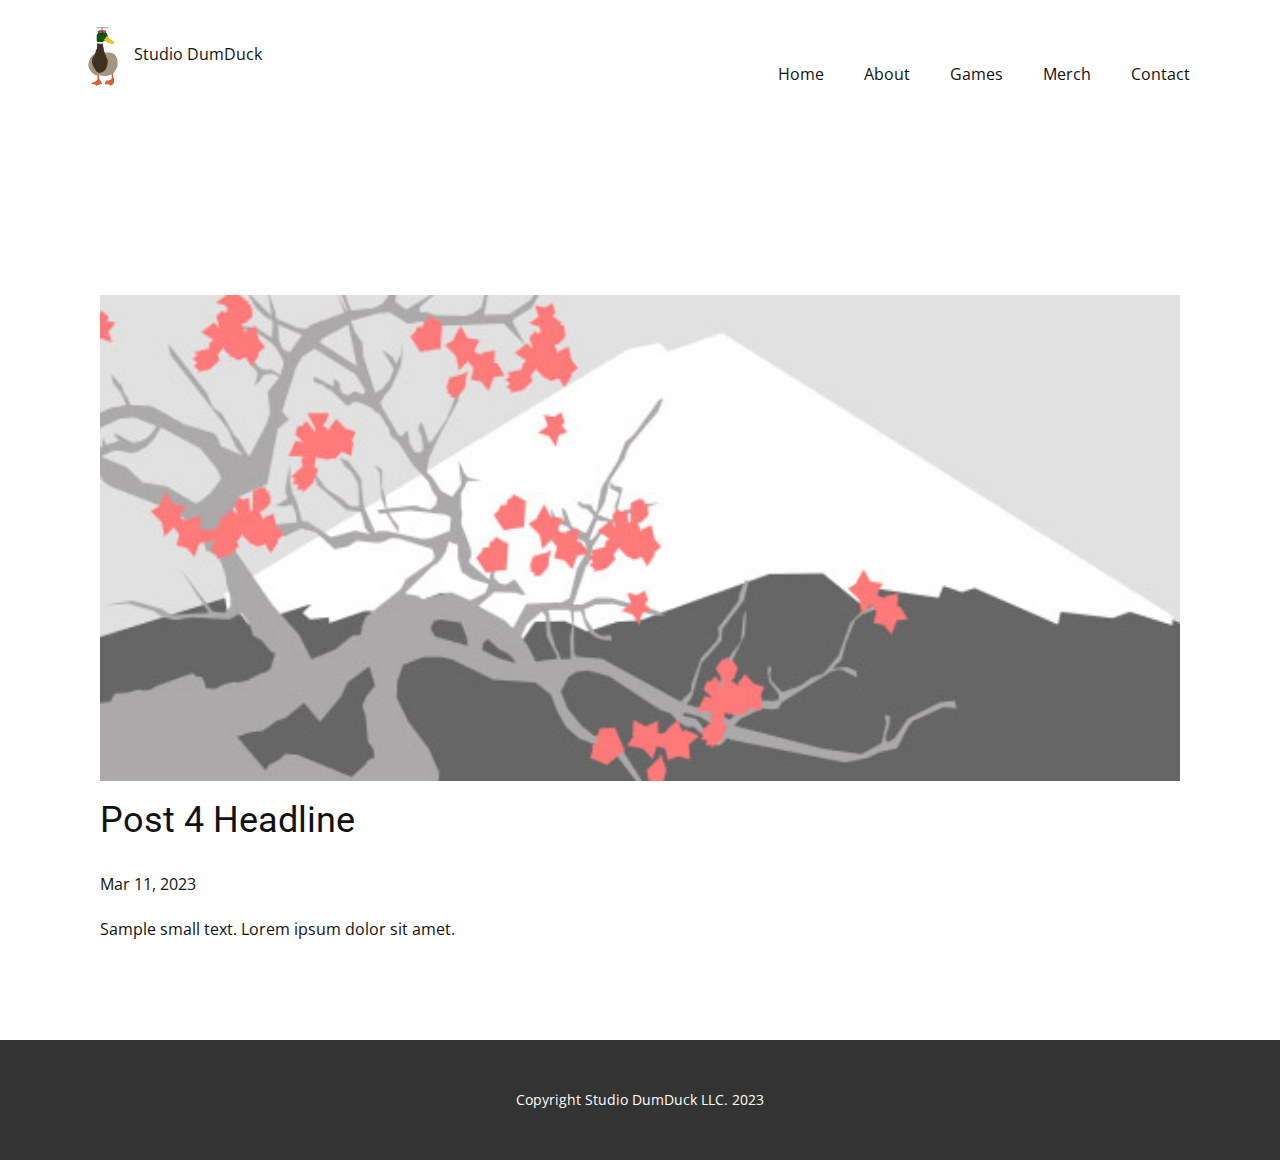
<file: blog/post-3.html>
<!DOCTYPE html>
<html style="font-size: 16px;" lang="en"><head>
    <meta name="viewport" content="width=device-width, initial-scale=1.0">
    <meta charset="utf-8">
    <meta name="keywords" content="Post 1 Headline">
    <meta name="description" content="">
    <title>Post 4 Headline</title>
    <link rel="stylesheet" href="../nicepage.css" media="screen">
<link rel="stylesheet" href="../Post-Template.css" media="screen">
    <script class="u-script" type="text/javascript" src="../jquery.js" defer=""></script>
    <script class="u-script" type="text/javascript" src="../nicepage.js" defer=""></script>
    <meta name="generator" content="Nicepage 5.6.2, nicepage.com">
    <link id="u-theme-google-font" rel="stylesheet" href="https://fonts.googleapis.com/css?family=Roboto:100,100i,300,300i,400,400i,500,500i,700,700i,900,900i|Open+Sans:300,300i,400,400i,500,500i,600,600i,700,700i,800,800i">
    
    
    <script type="application/ld+json">{
		"@context": "http://schema.org",
		"@type": "Organization",
		"name": "Studio DumDuck Site",
		"logo": "images/clarence.png"
}</script>
    <meta name="theme-color" content="#0c8558">
  <meta data-intl-tel-input-cdn-path="intlTelInput/"></head>
  <body class="u-body u-xl-mode" data-lang="en"><header class="u-clearfix u-header u-header" id="sec-4dc7"><div class="u-clearfix u-sheet u-sheet-1">
        <a href="../Home.html" class="u-image u-logo u-image-1" data-image-width="2048" data-image-height="2048" title="Home">
          <img src="../images/clarence.png" class="u-logo-image u-logo-image-1">
        </a>
        <p class="u-text u-text-1">Studio DumDuck</p>
        <nav class="u-menu u-menu-one-level u-offcanvas u-menu-1">
          <div class="menu-collapse" style="font-size: 1rem; letter-spacing: 0px;">
            <a class="u-button-style u-custom-left-right-menu-spacing u-custom-padding-bottom u-custom-top-bottom-menu-spacing u-nav-link u-text-active-palette-1-base u-text-hover-palette-2-base" href="#">
              <svg class="u-svg-link" viewBox="0 0 24 24"><use xmlns:xlink="http://www.w3.org/1999/xlink" xlink:href="#menu-hamburger"></use></svg>
              <svg class="u-svg-content" version="1.1" id="menu-hamburger" viewBox="0 0 16 16" x="0px" y="0px" xmlns:xlink="http://www.w3.org/1999/xlink" xmlns="http://www.w3.org/2000/svg"><g><rect y="1" width="16" height="2"></rect><rect y="7" width="16" height="2"></rect><rect y="13" width="16" height="2"></rect>
</g></svg>
            </a>
          </div>
          <div class="u-custom-menu u-nav-container">
            <ul class="u-nav u-unstyled u-nav-1"><li class="u-nav-item"><a class="u-button-style u-nav-link u-text-active-palette-1-base u-text-hover-palette-2-base" href="../Home.html" style="padding: 10px 20px;">Home</a>
</li><li class="u-nav-item"><a class="u-button-style u-nav-link u-text-active-palette-1-base u-text-hover-palette-2-base" href="../About.html" style="padding: 10px 20px;">About</a>
</li><li class="u-nav-item"><a class="u-button-style u-nav-link u-text-active-palette-1-base u-text-hover-palette-2-base" href="../Games.html" style="padding: 10px 20px;">Games</a>
</li><li class="u-nav-item"><a class="u-button-style u-nav-link u-text-active-palette-1-base u-text-hover-palette-2-base" href="../Merch.html" style="padding: 10px 20px;">Merch</a>
</li><li class="u-nav-item"><a class="u-button-style u-nav-link u-text-active-palette-1-base u-text-hover-palette-2-base" href="../Contact.html" style="padding: 10px 20px;">Contact</a>
</li></ul>
          </div>
          <div class="u-custom-menu u-nav-container-collapse">
            <div class="u-black u-container-style u-inner-container-layout u-opacity u-opacity-95 u-sidenav">
              <div class="u-inner-container-layout u-sidenav-overflow">
                <div class="u-menu-close"></div>
                <ul class="u-align-center u-nav u-popupmenu-items u-unstyled u-nav-2"><li class="u-nav-item"><a class="u-button-style u-nav-link" href="../Home.html">Home</a>
</li><li class="u-nav-item"><a class="u-button-style u-nav-link" href="../About.html">About</a>
</li><li class="u-nav-item"><a class="u-button-style u-nav-link" href="../Games.html">Games</a>
</li><li class="u-nav-item"><a class="u-button-style u-nav-link" href="../Merch.html">Merch</a>
</li><li class="u-nav-item"><a class="u-button-style u-nav-link" href="../Contact.html">Contact</a>
</li></ul>
              </div>
            </div>
            <div class="u-black u-menu-overlay u-opacity u-opacity-70"></div>
          </div>
        </nav>
      </div></header>
    <section class="u-align-center u-clearfix u-section-1" id="sec-38c7">
      <div class="u-clearfix u-sheet u-valign-middle-md u-valign-middle-sm u-valign-middle-xs u-sheet-1"><!--post_details--><!--post_details_options_json--><!--{"source":""}--><!--/post_details_options_json--><!--blog_post-->
        <div class="u-container-style u-expanded-width u-post-details u-post-details-1">
          <div class="u-container-layout u-valign-middle u-container-layout-1"><!--blog_post_image-->
            <img alt="" class="u-blog-control u-expanded-width u-image u-image-default u-image-1" src="../images/0fd3416c.jpeg"><!--/blog_post_image--><!--blog_post_header-->
            <h2 class="u-blog-control u-text u-text-1">Post 4 Headline</h2><!--/blog_post_header--><!--blog_post_metadata-->
            <div class="u-blog-control u-metadata u-metadata-1"><!--blog_post_metadata_date-->
              <span class="u-meta-date u-meta-icon">Mar 11, 2023</span><!--/blog_post_metadata_date--><!--blog_post_metadata_category-->
              <!--/blog_post_metadata_category--><!--blog_post_metadata_comments-->
              <!--/blog_post_metadata_comments-->
            </div><!--/blog_post_metadata--><!--blog_post_content-->
            <div class="u-align-justify u-blog-control u-post-content u-text u-text-2 fr-view">
  Sample small text. Lorem ipsum dolor sit amet.
  </div><!--/blog_post_content-->
          </div>
        </div><!--/blog_post--><!--/post_details-->
      </div>
    </section>
    
    
    <footer class="u-align-center u-clearfix u-footer u-grey-80 u-footer" id="sec-8961"><div class="u-clearfix u-sheet u-sheet-1">
        <p class="u-small-text u-text u-text-variant u-text-1">Copyright Studio DumDuck LLC. 2023</p>
      </div></footer>
  
</body></html>
</file>
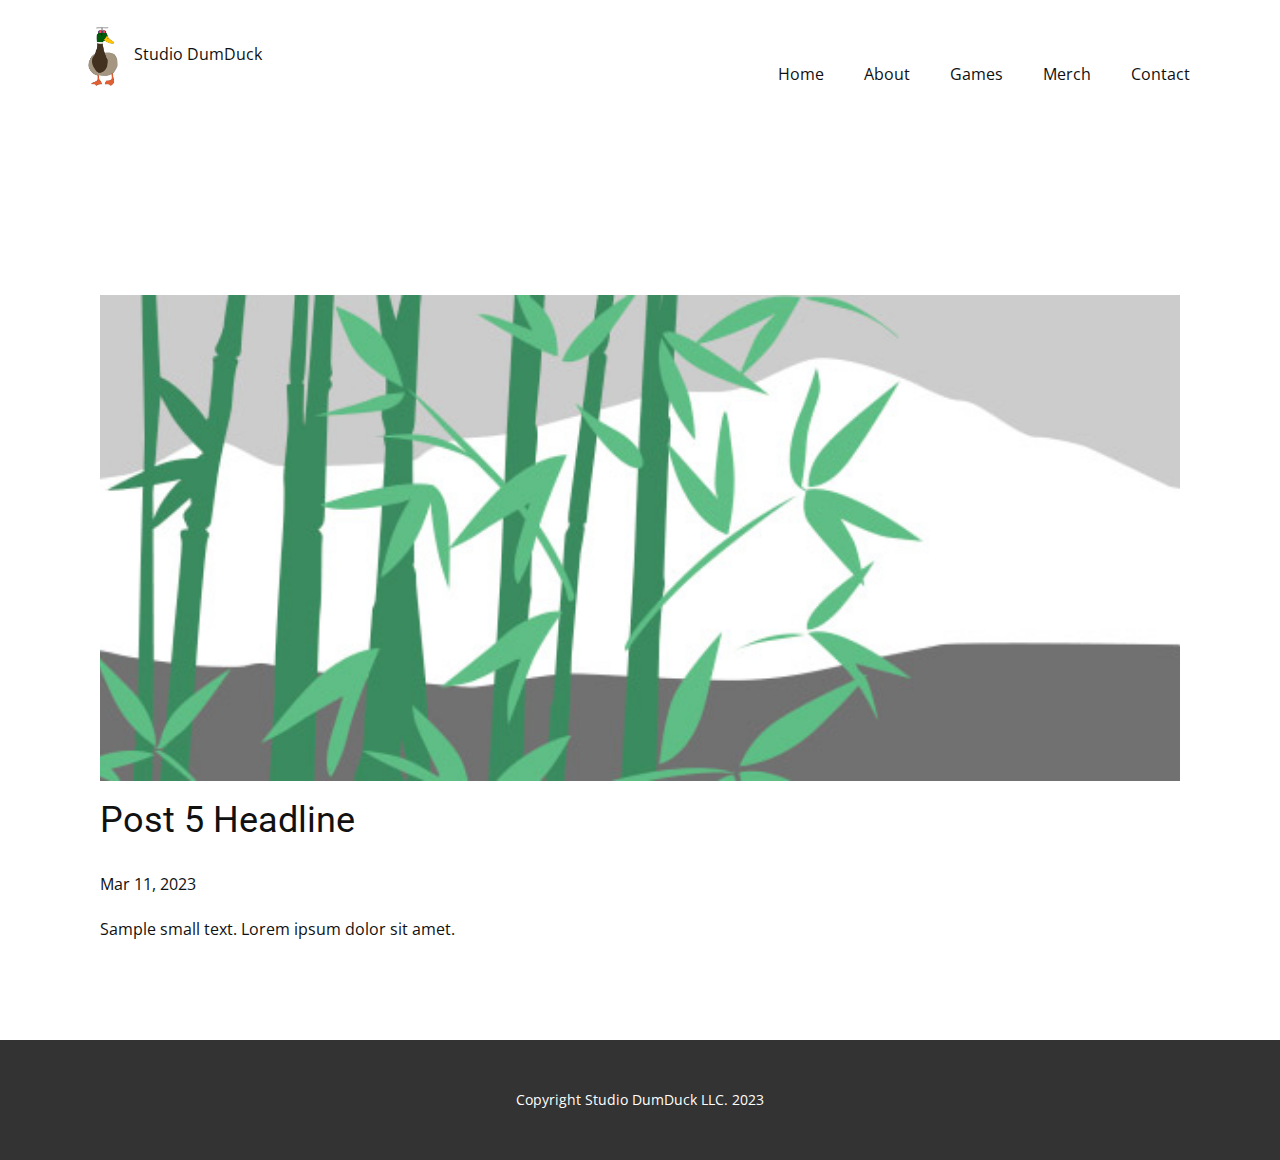
<file: blog/post-4.html>
<!DOCTYPE html>
<html style="font-size: 16px;" lang="en"><head>
    <meta name="viewport" content="width=device-width, initial-scale=1.0">
    <meta charset="utf-8">
    <meta name="keywords" content="Post 1 Headline">
    <meta name="description" content="">
    <title>Post 5 Headline</title>
    <link rel="stylesheet" href="../nicepage.css" media="screen">
<link rel="stylesheet" href="../Post-Template.css" media="screen">
    <script class="u-script" type="text/javascript" src="../jquery.js" defer=""></script>
    <script class="u-script" type="text/javascript" src="../nicepage.js" defer=""></script>
    <meta name="generator" content="Nicepage 5.6.2, nicepage.com">
    <link id="u-theme-google-font" rel="stylesheet" href="https://fonts.googleapis.com/css?family=Roboto:100,100i,300,300i,400,400i,500,500i,700,700i,900,900i|Open+Sans:300,300i,400,400i,500,500i,600,600i,700,700i,800,800i">
    
    
    <script type="application/ld+json">{
		"@context": "http://schema.org",
		"@type": "Organization",
		"name": "Studio DumDuck Site",
		"logo": "images/clarence.png"
}</script>
    <meta name="theme-color" content="#0c8558">
  <meta data-intl-tel-input-cdn-path="intlTelInput/"></head>
  <body class="u-body u-xl-mode" data-lang="en"><header class="u-clearfix u-header u-header" id="sec-4dc7"><div class="u-clearfix u-sheet u-sheet-1">
        <a href="../Home.html" class="u-image u-logo u-image-1" data-image-width="2048" data-image-height="2048" title="Home">
          <img src="../images/clarence.png" class="u-logo-image u-logo-image-1">
        </a>
        <p class="u-text u-text-1">Studio DumDuck</p>
        <nav class="u-menu u-menu-one-level u-offcanvas u-menu-1">
          <div class="menu-collapse" style="font-size: 1rem; letter-spacing: 0px;">
            <a class="u-button-style u-custom-left-right-menu-spacing u-custom-padding-bottom u-custom-top-bottom-menu-spacing u-nav-link u-text-active-palette-1-base u-text-hover-palette-2-base" href="#">
              <svg class="u-svg-link" viewBox="0 0 24 24"><use xmlns:xlink="http://www.w3.org/1999/xlink" xlink:href="#menu-hamburger"></use></svg>
              <svg class="u-svg-content" version="1.1" id="menu-hamburger" viewBox="0 0 16 16" x="0px" y="0px" xmlns:xlink="http://www.w3.org/1999/xlink" xmlns="http://www.w3.org/2000/svg"><g><rect y="1" width="16" height="2"></rect><rect y="7" width="16" height="2"></rect><rect y="13" width="16" height="2"></rect>
</g></svg>
            </a>
          </div>
          <div class="u-custom-menu u-nav-container">
            <ul class="u-nav u-unstyled u-nav-1"><li class="u-nav-item"><a class="u-button-style u-nav-link u-text-active-palette-1-base u-text-hover-palette-2-base" href="../Home.html" style="padding: 10px 20px;">Home</a>
</li><li class="u-nav-item"><a class="u-button-style u-nav-link u-text-active-palette-1-base u-text-hover-palette-2-base" href="../About.html" style="padding: 10px 20px;">About</a>
</li><li class="u-nav-item"><a class="u-button-style u-nav-link u-text-active-palette-1-base u-text-hover-palette-2-base" href="../Games.html" style="padding: 10px 20px;">Games</a>
</li><li class="u-nav-item"><a class="u-button-style u-nav-link u-text-active-palette-1-base u-text-hover-palette-2-base" href="../Merch.html" style="padding: 10px 20px;">Merch</a>
</li><li class="u-nav-item"><a class="u-button-style u-nav-link u-text-active-palette-1-base u-text-hover-palette-2-base" href="../Contact.html" style="padding: 10px 20px;">Contact</a>
</li></ul>
          </div>
          <div class="u-custom-menu u-nav-container-collapse">
            <div class="u-black u-container-style u-inner-container-layout u-opacity u-opacity-95 u-sidenav">
              <div class="u-inner-container-layout u-sidenav-overflow">
                <div class="u-menu-close"></div>
                <ul class="u-align-center u-nav u-popupmenu-items u-unstyled u-nav-2"><li class="u-nav-item"><a class="u-button-style u-nav-link" href="../Home.html">Home</a>
</li><li class="u-nav-item"><a class="u-button-style u-nav-link" href="../About.html">About</a>
</li><li class="u-nav-item"><a class="u-button-style u-nav-link" href="../Games.html">Games</a>
</li><li class="u-nav-item"><a class="u-button-style u-nav-link" href="../Merch.html">Merch</a>
</li><li class="u-nav-item"><a class="u-button-style u-nav-link" href="../Contact.html">Contact</a>
</li></ul>
              </div>
            </div>
            <div class="u-black u-menu-overlay u-opacity u-opacity-70"></div>
          </div>
        </nav>
      </div></header>
    <section class="u-align-center u-clearfix u-section-1" id="sec-38c7">
      <div class="u-clearfix u-sheet u-valign-middle-md u-valign-middle-sm u-valign-middle-xs u-sheet-1"><!--post_details--><!--post_details_options_json--><!--{"source":""}--><!--/post_details_options_json--><!--blog_post-->
        <div class="u-container-style u-expanded-width u-post-details u-post-details-1">
          <div class="u-container-layout u-valign-middle u-container-layout-1"><!--blog_post_image-->
            <img alt="" class="u-blog-control u-expanded-width u-image u-image-default u-image-1" src="../images/68f64b9d.jpeg"><!--/blog_post_image--><!--blog_post_header-->
            <h2 class="u-blog-control u-text u-text-1">Post 5 Headline</h2><!--/blog_post_header--><!--blog_post_metadata-->
            <div class="u-blog-control u-metadata u-metadata-1"><!--blog_post_metadata_date-->
              <span class="u-meta-date u-meta-icon">Mar 11, 2023</span><!--/blog_post_metadata_date--><!--blog_post_metadata_category-->
              <!--/blog_post_metadata_category--><!--blog_post_metadata_comments-->
              <!--/blog_post_metadata_comments-->
            </div><!--/blog_post_metadata--><!--blog_post_content-->
            <div class="u-align-justify u-blog-control u-post-content u-text u-text-2 fr-view">
  Sample small text. Lorem ipsum dolor sit amet.
  </div><!--/blog_post_content-->
          </div>
        </div><!--/blog_post--><!--/post_details-->
      </div>
    </section>
    
    
    <footer class="u-align-center u-clearfix u-footer u-grey-80 u-footer" id="sec-8961"><div class="u-clearfix u-sheet u-sheet-1">
        <p class="u-small-text u-text u-text-variant u-text-1">Copyright Studio DumDuck LLC. 2023</p>
      </div></footer>
  
</body></html>
</file>
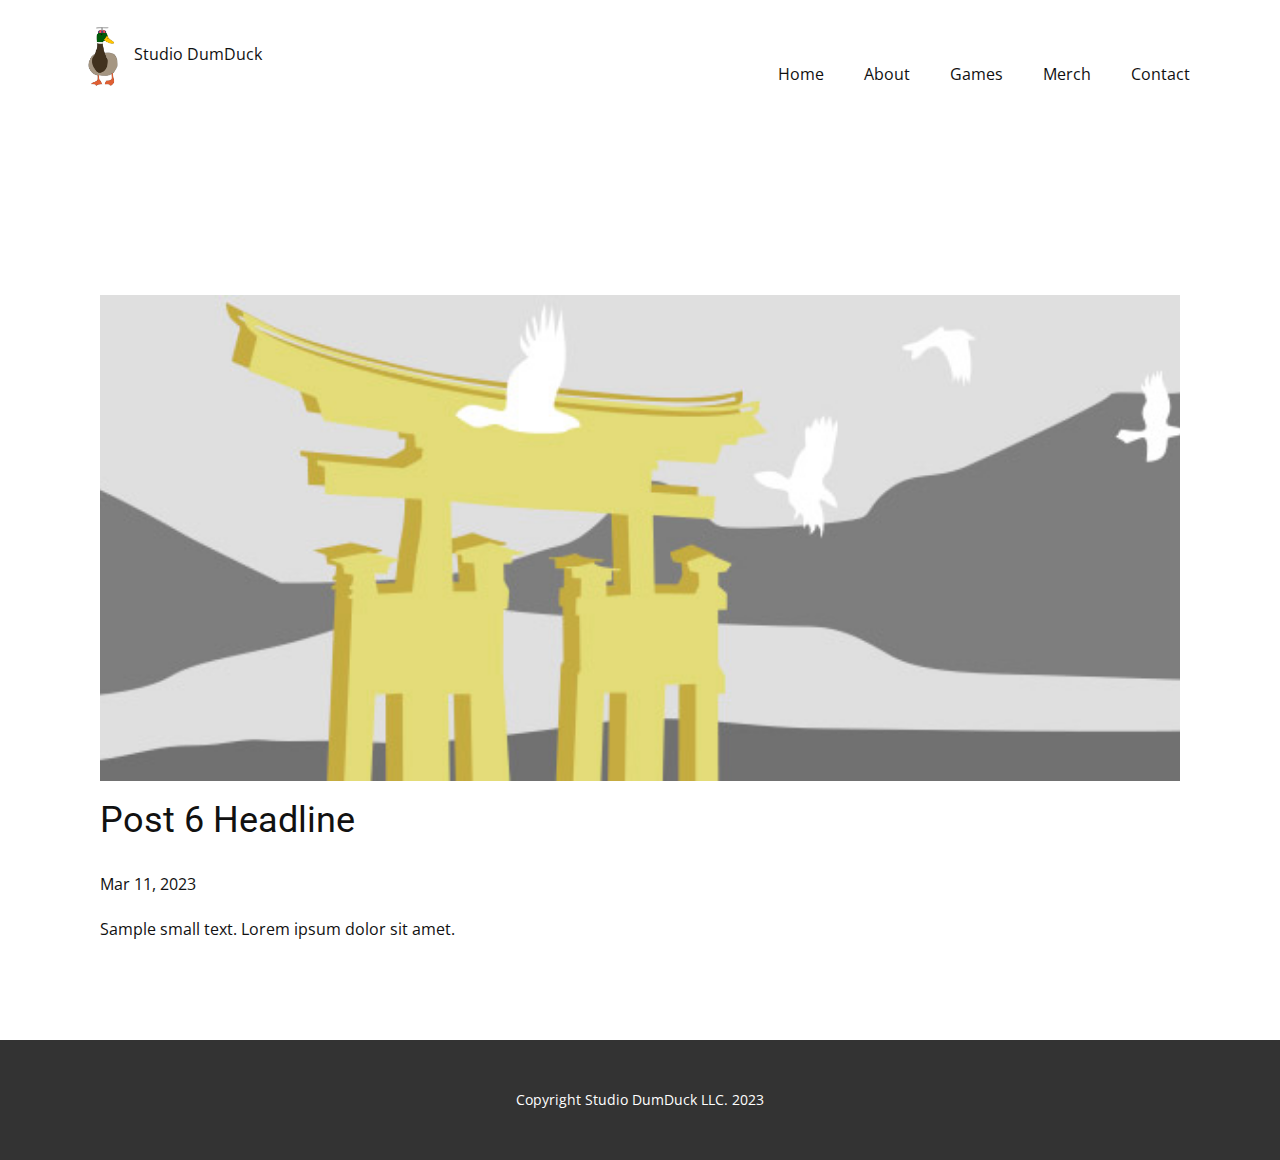
<file: blog/post-5.html>
<!DOCTYPE html>
<html style="font-size: 16px;" lang="en"><head>
    <meta name="viewport" content="width=device-width, initial-scale=1.0">
    <meta charset="utf-8">
    <meta name="keywords" content="Post 1 Headline">
    <meta name="description" content="">
    <title>Post 6 Headline</title>
    <link rel="stylesheet" href="../nicepage.css" media="screen">
<link rel="stylesheet" href="../Post-Template.css" media="screen">
    <script class="u-script" type="text/javascript" src="../jquery.js" defer=""></script>
    <script class="u-script" type="text/javascript" src="../nicepage.js" defer=""></script>
    <meta name="generator" content="Nicepage 5.6.2, nicepage.com">
    <link id="u-theme-google-font" rel="stylesheet" href="https://fonts.googleapis.com/css?family=Roboto:100,100i,300,300i,400,400i,500,500i,700,700i,900,900i|Open+Sans:300,300i,400,400i,500,500i,600,600i,700,700i,800,800i">
    
    
    <script type="application/ld+json">{
		"@context": "http://schema.org",
		"@type": "Organization",
		"name": "Studio DumDuck Site",
		"logo": "images/clarence.png"
}</script>
    <meta name="theme-color" content="#0c8558">
  <meta data-intl-tel-input-cdn-path="intlTelInput/"></head>
  <body class="u-body u-xl-mode" data-lang="en"><header class="u-clearfix u-header u-header" id="sec-4dc7"><div class="u-clearfix u-sheet u-sheet-1">
        <a href="../Home.html" class="u-image u-logo u-image-1" data-image-width="2048" data-image-height="2048" title="Home">
          <img src="../images/clarence.png" class="u-logo-image u-logo-image-1">
        </a>
        <p class="u-text u-text-1">Studio DumDuck</p>
        <nav class="u-menu u-menu-one-level u-offcanvas u-menu-1">
          <div class="menu-collapse" style="font-size: 1rem; letter-spacing: 0px;">
            <a class="u-button-style u-custom-left-right-menu-spacing u-custom-padding-bottom u-custom-top-bottom-menu-spacing u-nav-link u-text-active-palette-1-base u-text-hover-palette-2-base" href="#">
              <svg class="u-svg-link" viewBox="0 0 24 24"><use xmlns:xlink="http://www.w3.org/1999/xlink" xlink:href="#menu-hamburger"></use></svg>
              <svg class="u-svg-content" version="1.1" id="menu-hamburger" viewBox="0 0 16 16" x="0px" y="0px" xmlns:xlink="http://www.w3.org/1999/xlink" xmlns="http://www.w3.org/2000/svg"><g><rect y="1" width="16" height="2"></rect><rect y="7" width="16" height="2"></rect><rect y="13" width="16" height="2"></rect>
</g></svg>
            </a>
          </div>
          <div class="u-custom-menu u-nav-container">
            <ul class="u-nav u-unstyled u-nav-1"><li class="u-nav-item"><a class="u-button-style u-nav-link u-text-active-palette-1-base u-text-hover-palette-2-base" href="../Home.html" style="padding: 10px 20px;">Home</a>
</li><li class="u-nav-item"><a class="u-button-style u-nav-link u-text-active-palette-1-base u-text-hover-palette-2-base" href="../About.html" style="padding: 10px 20px;">About</a>
</li><li class="u-nav-item"><a class="u-button-style u-nav-link u-text-active-palette-1-base u-text-hover-palette-2-base" href="../Games.html" style="padding: 10px 20px;">Games</a>
</li><li class="u-nav-item"><a class="u-button-style u-nav-link u-text-active-palette-1-base u-text-hover-palette-2-base" href="../Merch.html" style="padding: 10px 20px;">Merch</a>
</li><li class="u-nav-item"><a class="u-button-style u-nav-link u-text-active-palette-1-base u-text-hover-palette-2-base" href="../Contact.html" style="padding: 10px 20px;">Contact</a>
</li></ul>
          </div>
          <div class="u-custom-menu u-nav-container-collapse">
            <div class="u-black u-container-style u-inner-container-layout u-opacity u-opacity-95 u-sidenav">
              <div class="u-inner-container-layout u-sidenav-overflow">
                <div class="u-menu-close"></div>
                <ul class="u-align-center u-nav u-popupmenu-items u-unstyled u-nav-2"><li class="u-nav-item"><a class="u-button-style u-nav-link" href="../Home.html">Home</a>
</li><li class="u-nav-item"><a class="u-button-style u-nav-link" href="../About.html">About</a>
</li><li class="u-nav-item"><a class="u-button-style u-nav-link" href="../Games.html">Games</a>
</li><li class="u-nav-item"><a class="u-button-style u-nav-link" href="../Merch.html">Merch</a>
</li><li class="u-nav-item"><a class="u-button-style u-nav-link" href="../Contact.html">Contact</a>
</li></ul>
              </div>
            </div>
            <div class="u-black u-menu-overlay u-opacity u-opacity-70"></div>
          </div>
        </nav>
      </div></header>
    <section class="u-align-center u-clearfix u-section-1" id="sec-38c7">
      <div class="u-clearfix u-sheet u-valign-middle-md u-valign-middle-sm u-valign-middle-xs u-sheet-1"><!--post_details--><!--post_details_options_json--><!--{"source":""}--><!--/post_details_options_json--><!--blog_post-->
        <div class="u-container-style u-expanded-width u-post-details u-post-details-1">
          <div class="u-container-layout u-valign-middle u-container-layout-1"><!--blog_post_image-->
            <img alt="" class="u-blog-control u-expanded-width u-image u-image-default u-image-1" src="../images/8ad73f3c.jpeg"><!--/blog_post_image--><!--blog_post_header-->
            <h2 class="u-blog-control u-text u-text-1">Post 6 Headline</h2><!--/blog_post_header--><!--blog_post_metadata-->
            <div class="u-blog-control u-metadata u-metadata-1"><!--blog_post_metadata_date-->
              <span class="u-meta-date u-meta-icon">Mar 11, 2023</span><!--/blog_post_metadata_date--><!--blog_post_metadata_category-->
              <!--/blog_post_metadata_category--><!--blog_post_metadata_comments-->
              <!--/blog_post_metadata_comments-->
            </div><!--/blog_post_metadata--><!--blog_post_content-->
            <div class="u-align-justify u-blog-control u-post-content u-text u-text-2 fr-view">
  Sample small text. Lorem ipsum dolor sit amet.
  </div><!--/blog_post_content-->
          </div>
        </div><!--/blog_post--><!--/post_details-->
      </div>
    </section>
    
    
    <footer class="u-align-center u-clearfix u-footer u-grey-80 u-footer" id="sec-8961"><div class="u-clearfix u-sheet u-sheet-1">
        <p class="u-small-text u-text u-text-variant u-text-1">Copyright Studio DumDuck LLC. 2023</p>
      </div></footer>
  
</body></html>
</file>
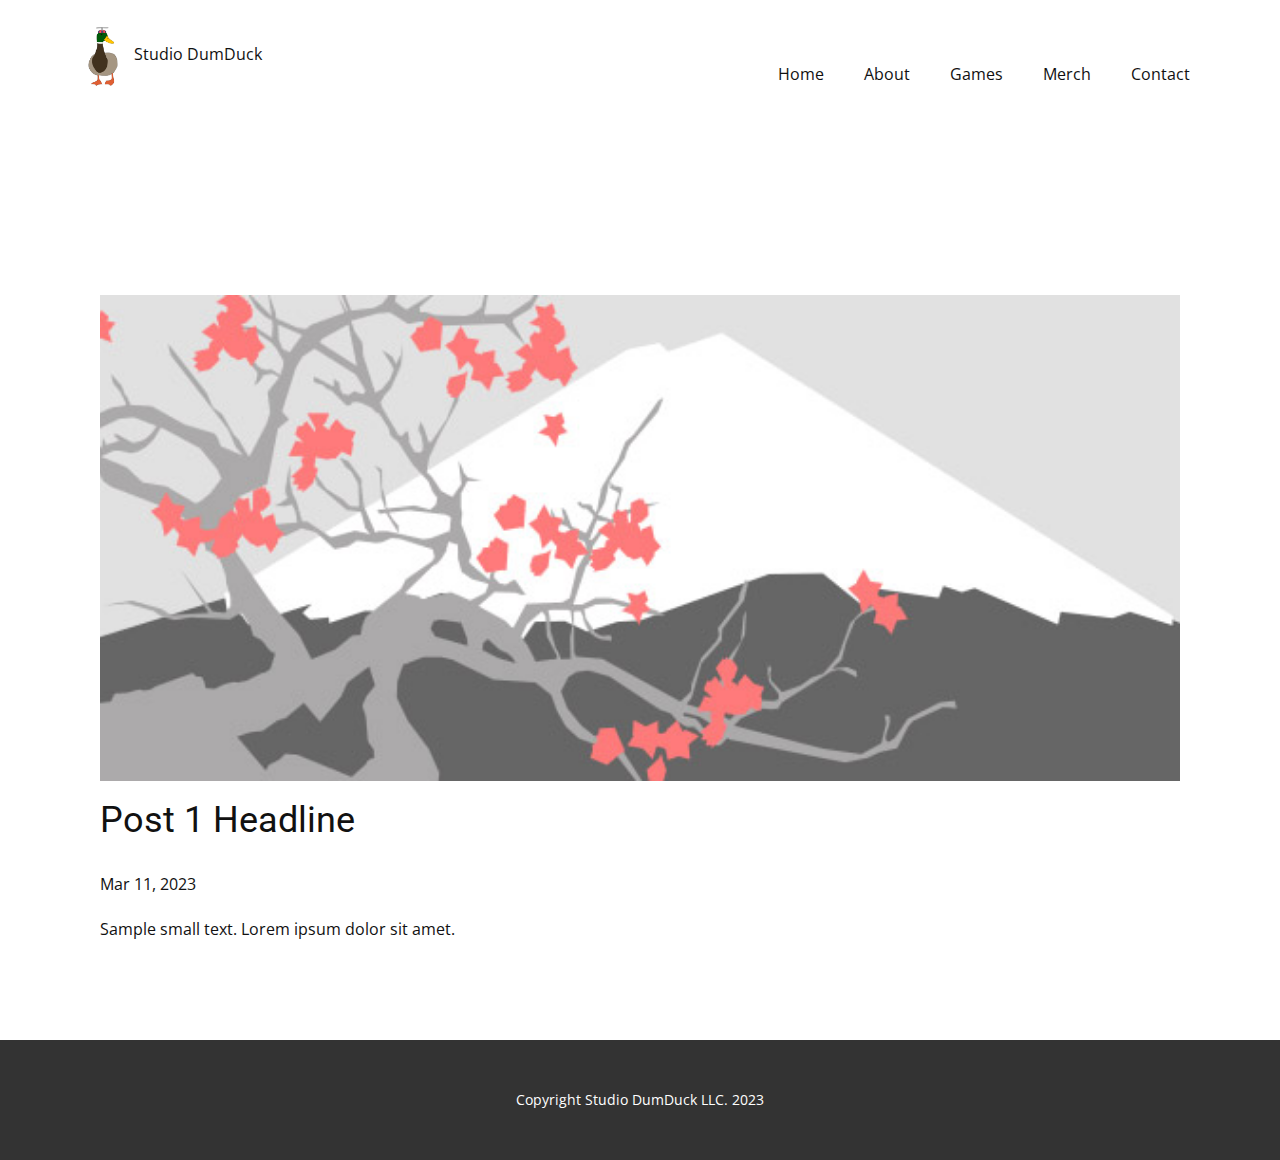
<file: blog/post.html>
<!DOCTYPE html>
<html style="font-size: 16px;" lang="en"><head>
    <meta name="viewport" content="width=device-width, initial-scale=1.0">
    <meta charset="utf-8">
    <meta name="keywords" content="Post 1 Headline">
    <meta name="description" content="">
    <title>Post 1 Headline</title>
    <link rel="stylesheet" href="../nicepage.css" media="screen">
<link rel="stylesheet" href="../Post-Template.css" media="screen">
    <script class="u-script" type="text/javascript" src="../jquery.js" defer=""></script>
    <script class="u-script" type="text/javascript" src="../nicepage.js" defer=""></script>
    <meta name="generator" content="Nicepage 5.6.2, nicepage.com">
    <link id="u-theme-google-font" rel="stylesheet" href="https://fonts.googleapis.com/css?family=Roboto:100,100i,300,300i,400,400i,500,500i,700,700i,900,900i|Open+Sans:300,300i,400,400i,500,500i,600,600i,700,700i,800,800i">
    
    
    <script type="application/ld+json">{
		"@context": "http://schema.org",
		"@type": "Organization",
		"name": "Studio DumDuck Site",
		"logo": "images/clarence.png"
}</script>
    <meta name="theme-color" content="#0c8558">
  <meta data-intl-tel-input-cdn-path="intlTelInput/"></head>
  <body class="u-body u-xl-mode" data-lang="en"><header class="u-clearfix u-header u-header" id="sec-4dc7"><div class="u-clearfix u-sheet u-sheet-1">
        <a href="../Home.html" class="u-image u-logo u-image-1" data-image-width="2048" data-image-height="2048" title="Home">
          <img src="../images/clarence.png" class="u-logo-image u-logo-image-1">
        </a>
        <p class="u-text u-text-1">Studio DumDuck</p>
        <nav class="u-menu u-menu-one-level u-offcanvas u-menu-1">
          <div class="menu-collapse" style="font-size: 1rem; letter-spacing: 0px;">
            <a class="u-button-style u-custom-left-right-menu-spacing u-custom-padding-bottom u-custom-top-bottom-menu-spacing u-nav-link u-text-active-palette-1-base u-text-hover-palette-2-base" href="#">
              <svg class="u-svg-link" viewBox="0 0 24 24"><use xmlns:xlink="http://www.w3.org/1999/xlink" xlink:href="#menu-hamburger"></use></svg>
              <svg class="u-svg-content" version="1.1" id="menu-hamburger" viewBox="0 0 16 16" x="0px" y="0px" xmlns:xlink="http://www.w3.org/1999/xlink" xmlns="http://www.w3.org/2000/svg"><g><rect y="1" width="16" height="2"></rect><rect y="7" width="16" height="2"></rect><rect y="13" width="16" height="2"></rect>
</g></svg>
            </a>
          </div>
          <div class="u-custom-menu u-nav-container">
            <ul class="u-nav u-unstyled u-nav-1"><li class="u-nav-item"><a class="u-button-style u-nav-link u-text-active-palette-1-base u-text-hover-palette-2-base" href="../Home.html" style="padding: 10px 20px;">Home</a>
</li><li class="u-nav-item"><a class="u-button-style u-nav-link u-text-active-palette-1-base u-text-hover-palette-2-base" href="../About.html" style="padding: 10px 20px;">About</a>
</li><li class="u-nav-item"><a class="u-button-style u-nav-link u-text-active-palette-1-base u-text-hover-palette-2-base" href="../Games.html" style="padding: 10px 20px;">Games</a>
</li><li class="u-nav-item"><a class="u-button-style u-nav-link u-text-active-palette-1-base u-text-hover-palette-2-base" href="../Merch.html" style="padding: 10px 20px;">Merch</a>
</li><li class="u-nav-item"><a class="u-button-style u-nav-link u-text-active-palette-1-base u-text-hover-palette-2-base" href="../Contact.html" style="padding: 10px 20px;">Contact</a>
</li></ul>
          </div>
          <div class="u-custom-menu u-nav-container-collapse">
            <div class="u-black u-container-style u-inner-container-layout u-opacity u-opacity-95 u-sidenav">
              <div class="u-inner-container-layout u-sidenav-overflow">
                <div class="u-menu-close"></div>
                <ul class="u-align-center u-nav u-popupmenu-items u-unstyled u-nav-2"><li class="u-nav-item"><a class="u-button-style u-nav-link" href="../Home.html">Home</a>
</li><li class="u-nav-item"><a class="u-button-style u-nav-link" href="../About.html">About</a>
</li><li class="u-nav-item"><a class="u-button-style u-nav-link" href="../Games.html">Games</a>
</li><li class="u-nav-item"><a class="u-button-style u-nav-link" href="../Merch.html">Merch</a>
</li><li class="u-nav-item"><a class="u-button-style u-nav-link" href="../Contact.html">Contact</a>
</li></ul>
              </div>
            </div>
            <div class="u-black u-menu-overlay u-opacity u-opacity-70"></div>
          </div>
        </nav>
      </div></header>
    <section class="u-align-center u-clearfix u-section-1" id="sec-38c7">
      <div class="u-clearfix u-sheet u-valign-middle-md u-valign-middle-sm u-valign-middle-xs u-sheet-1"><!--post_details--><!--post_details_options_json--><!--{"source":""}--><!--/post_details_options_json--><!--blog_post-->
        <div class="u-container-style u-expanded-width u-post-details u-post-details-1">
          <div class="u-container-layout u-valign-middle u-container-layout-1"><!--blog_post_image-->
            <img alt="" class="u-blog-control u-expanded-width u-image u-image-default u-image-1" src="../images/0fd3416c.jpeg"><!--/blog_post_image--><!--blog_post_header-->
            <h2 class="u-blog-control u-text u-text-1">Post 1 Headline</h2><!--/blog_post_header--><!--blog_post_metadata-->
            <div class="u-blog-control u-metadata u-metadata-1"><!--blog_post_metadata_date-->
              <span class="u-meta-date u-meta-icon">Mar 11, 2023</span><!--/blog_post_metadata_date--><!--blog_post_metadata_category-->
              <!--/blog_post_metadata_category--><!--blog_post_metadata_comments-->
              <!--/blog_post_metadata_comments-->
            </div><!--/blog_post_metadata--><!--blog_post_content-->
            <div class="u-align-justify u-blog-control u-post-content u-text u-text-2 fr-view">
  Sample small text. Lorem ipsum dolor sit amet.
  </div><!--/blog_post_content-->
          </div>
        </div><!--/blog_post--><!--/post_details-->
      </div>
    </section>
    
    
    <footer class="u-align-center u-clearfix u-footer u-grey-80 u-footer" id="sec-8961"><div class="u-clearfix u-sheet u-sheet-1">
        <p class="u-small-text u-text u-text-variant u-text-1">Copyright Studio DumDuck LLC. 2023</p>
      </div></footer>
  
</body></html>
</file>
<file: Home.css>
.u-section-1 .u-sheet-1 {
  min-height: 214px;
}

.u-section-1 .u-text-1 {
  margin: 0 auto;
}

.u-section-1 .u-text-2 {
  width: 200px;
  margin: 83px auto 40px;
}.u-section-2 .u-sheet-1 {
  min-height: 688px;
}

.u-section-2 .u-list-1 {
  grid-template-rows: auto;
  margin: 50px 0;
}

.u-section-2 .u-repeater-1 {
  grid-template-columns: repeat(3, 33.3333%);
  min-height: 375px;
  grid-gap: 0px;
}

.u-section-2 .u-container-layout-1 {
  padding: 20px 30px;
}

.u-section-2 .u-image-1 {
  height: 286px;
  margin-top: 0;
  margin-bottom: 0;
}

.u-section-2 .u-text-1 {
  margin: 20px auto 0 0;
}

.u-section-2 .u-text-2 {
  margin: 20px 0 0;
}

.u-section-2 .u-container-layout-2 {
  padding: 20px 30px;
}

.u-section-2 .u-image-2 {
  height: 286px;
  margin-top: 0;
  margin-bottom: 0;
}

.u-section-2 .u-text-3 {
  margin: 20px auto 0 0;
}

.u-section-2 .u-text-4 {
  margin: 20px 0 0;
}

.u-section-2 .u-container-layout-3 {
  padding: 20px 30px;
}

.u-section-2 .u-image-3 {
  height: 286px;
  margin-top: 0;
  margin-bottom: 0;
}

.u-section-2 .u-text-5 {
  margin: 20px auto 0 0;
}

.u-section-2 .u-text-6 {
  margin: 20px 0 0;
}

@media (max-width: 1199px) {
  .u-section-2 .u-list-1 {
    margin-right: initial;
    margin-left: initial;
  }

  .u-section-2 .u-repeater-1 {
    grid-template-columns: repeat(3, 33.333333333333336%);
    min-height: 309px;
  }

  .u-section-2 .u-image-1 {
    height: 226px;
  }

  .u-section-2 .u-image-2 {
    height: 226px;
  }

  .u-section-2 .u-image-3 {
    height: 226px;
  }
}

@media (max-width: 991px) {
  .u-section-2 .u-repeater-1 {
    grid-template-columns: repeat(2, 50%);
    min-height: 710px;
  }

  .u-section-2 .u-image-1 {
    height: 268px;
  }

  .u-section-2 .u-image-2 {
    height: 268px;
  }

  .u-section-2 .u-image-3 {
    height: 268px;
  }
}

@media (max-width: 767px) {
  .u-section-2 .u-repeater-1 {
    grid-template-columns: 100%;
  }

  .u-section-2 .u-container-layout-1 {
    padding-left: 10px;
    padding-right: 10px;
  }

  .u-section-2 .u-image-1 {
    height: 465px;
  }

  .u-section-2 .u-container-layout-2 {
    padding-left: 10px;
    padding-right: 10px;
  }

  .u-section-2 .u-image-2 {
    height: 465px;
  }

  .u-section-2 .u-container-layout-3 {
    padding-left: 10px;
    padding-right: 10px;
  }

  .u-section-2 .u-image-3 {
    height: 465px;
  }
}

@media (max-width: 575px) {
  .u-section-2 .u-image-1 {
    height: 286px;
  }

  .u-section-2 .u-image-2 {
    height: 286px;
  }

  .u-section-2 .u-image-3 {
    height: 286px;
  }
}
</file>
<file: About.css>
.u-section-1 .u-sheet-1 {
  min-height: 305px;
}

.u-section-1 .u-text-1 {
  font-weight: 700;
  font-size: 2.25rem;
  margin: 26px 94px 0;
}

.u-section-1 .u-text-2 {
  font-size: 1.875rem;
  font-weight: 700;
  margin: 157px 94px 11px;
}

@media (max-width: 1199px) {
  .u-section-1 .u-text-1 {
    margin-left: 0;
    margin-right: 0;
  }

  .u-section-1 .u-text-2 {
    margin-left: 0;
    margin-right: 0;
  }
}

@media (max-width: 575px) {
  .u-section-1 .u-text-1 {
    font-size: 1.875rem;
  }
}.u-section-2 .u-sheet-1 {
  min-height: 477px;
}

.u-section-2 .u-list-1 {
  grid-template-rows: auto;
  width: 1002px;
  margin: 0 auto 20px;
}

.u-section-2 .u-repeater-1 {
  grid-template-columns: 20% 20% 20% 20% 20%;
  min-height: 457px;
  grid-gap: 0px 0px;
  grid-auto-columns: 20%;
}

.u-section-2 .u-container-layout-1 {
  padding: 0;
}

.u-section-2 .u-image-1 {
  height: 212px;
  margin-top: 0;
  margin-bottom: 0;
}

.u-section-2 .u-text-1 {
  width: 117px;
  margin: 26px auto 0;
}

.u-section-2 .u-text-2 {
  margin: 20px 9px 0;
}

.u-section-2 .u-container-layout-2 {
  padding: 0;
}

.u-section-2 .u-image-2 {
  height: 212px;
  margin-top: 0;
  margin-bottom: 0;
}

.u-section-2 .u-text-3 {
  width: 117px;
  margin: 26px auto 0;
}

.u-section-2 .u-text-4 {
  margin: 20px 9px 0;
}

.u-section-2 .u-container-layout-3 {
  padding: 0;
}

.u-section-2 .u-image-3 {
  height: 212px;
  margin-top: 0;
  margin-bottom: 0;
}

.u-section-2 .u-text-5 {
  width: 117px;
  margin: 26px auto 0;
}

.u-section-2 .u-text-6 {
  margin: 20px 9px 0;
}

.u-section-2 .u-container-layout-4 {
  padding: 0;
}

.u-section-2 .u-image-4 {
  height: 212px;
  margin-top: 0;
  margin-bottom: 0;
}

.u-section-2 .u-text-7 {
  width: 117px;
  margin: 26px auto 0;
}

.u-section-2 .u-text-8 {
  margin: 20px 9px 0;
}

.u-section-2 .u-container-layout-5 {
  padding: 0;
}

.u-section-2 .u-image-5 {
  height: 212px;
  margin-top: 0;
  margin-bottom: 0;
}

.u-section-2 .u-text-9 {
  width: 117px;
  margin: 26px auto 0;
}

.u-section-2 .u-text-10 {
  margin: 20px 9px 0;
}

@media (max-width: 1199px) {
  .u-section-2 .u-list-1 {
    width: 940px;
  }

  .u-section-2 .u-repeater-1 {
    min-height: 429px;
  }

  .u-section-2 .u-image-1 {
    height: 128px;
  }

  .u-section-2 .u-text-2 {
    margin-left: 0;
    margin-right: 0;
  }

  .u-section-2 .u-image-2 {
    height: 128px;
  }

  .u-section-2 .u-text-4 {
    margin-left: 0;
    margin-right: 0;
  }

  .u-section-2 .u-image-3 {
    height: 128px;
  }

  .u-section-2 .u-text-6 {
    margin-left: 0;
    margin-right: 0;
  }

  .u-section-2 .u-image-4 {
    height: 128px;
  }

  .u-section-2 .u-text-8 {
    margin-left: 0;
    margin-right: 0;
  }

  .u-section-2 .u-image-5 {
    height: 128px;
  }

  .u-section-2 .u-text-10 {
    margin-left: 0;
    margin-right: 0;
  }
}

@media (max-width: 991px) {
  .u-section-2 .u-list-1 {
    width: 720px;
  }

  .u-section-2 .u-repeater-1 {
    grid-template-columns: 33.3333% 33.3333% 33.3333%;
    min-height: 710px;
    grid-auto-columns: 33.333333333333336%;
  }

  .u-section-2 .u-image-1 {
    height: 180px;
  }

  .u-section-2 .u-image-2 {
    height: 180px;
  }

  .u-section-2 .u-image-3 {
    height: 180px;
  }

  .u-section-2 .u-image-4 {
    height: 180px;
  }

  .u-section-2 .u-image-5 {
    height: 180px;
  }
}

@media (max-width: 767px) {
  .u-section-2 .u-list-1 {
    width: 540px;
  }

  .u-section-2 .u-repeater-1 {
    grid-template-columns: 50% 50%;
    grid-auto-columns: 50%;
  }

  .u-section-2 .u-image-1 {
    height: 250px;
  }

  .u-section-2 .u-image-2 {
    height: 250px;
  }

  .u-section-2 .u-image-3 {
    height: 250px;
  }

  .u-section-2 .u-image-4 {
    height: 250px;
  }

  .u-section-2 .u-image-5 {
    height: 250px;
  }
}

@media (max-width: 575px) {
  .u-section-2 .u-list-1 {
    width: 340px;
  }

  .u-section-2 .u-repeater-1 {
    grid-template-columns: 100%;
    grid-auto-columns: 100%;
  }

  .u-section-2 .u-image-1 {
    height: 320px;
  }

  .u-section-2 .u-image-2 {
    height: 320px;
  }

  .u-section-2 .u-image-3 {
    height: 320px;
  }

  .u-section-2 .u-image-4 {
    height: 320px;
  }

  .u-section-2 .u-image-5 {
    height: 320px;
  }
}
</file>
<file: Contact.css>
.u-section-1 .u-sheet-1 {
  min-height: 514px;
}

.u-section-1 .u-text-1 {
  font-weight: 700;
  margin: 0 auto;
}

.u-section-1 .u-list-1 {
  width: 302px;
  margin: 113px auto 60px;
}

.u-section-1 .u-repeater-1 {
  min-height: 219px;
  grid-auto-columns: 100%;
  grid-template-columns: 100%;
  grid-gap: 7px 7px;
}

.u-section-1 .u-container-layout-1 {
  padding: 0 10px 10px;
}

.u-section-1 .u-btn-1 {
  font-weight: 700;
  text-transform: uppercase;
  font-size: 0.875rem;
  letter-spacing: 1px;
  background-image: none;
  margin: 0 auto;
}

.u-section-1 .u-container-layout-2 {
  padding: 0 10px 10px;
}

.u-section-1 .u-btn-2 {
  font-weight: 700;
  text-transform: uppercase;
  font-size: 0.875rem;
  letter-spacing: 1px;
  background-image: none;
  margin: 0 auto;
}

.u-section-1 .u-container-layout-3 {
  padding: 0 10px 10px;
}

.u-section-1 .u-btn-3 {
  font-weight: 700;
  font-size: 1.25rem;
  letter-spacing: 1px;
  margin: 0 auto;
}

.u-section-1 .u-icon-1 {
  background-image: none;
}

@media (max-width: 1199px) {
  .u-section-1 .u-btn-3 {
    padding: 0;
  }
}
</file>
<file: Games.css>
.u-section-1 .u-sheet-1 {
  min-height: 520px;
}

.u-section-1 .u-layout-wrap-1 {
  margin-top: 60px;
  margin-bottom: 60px;
  position: relative;
}

.u-section-1 .u-image-1 {
  min-height: 400px;
  background-image: url("images/wendigoneytbanner.png");
  background-position: 50% 50%;
}

.u-section-1 .u-container-layout-1 {
  padding: 30px;
}

.u-section-1 .u-layout-cell-2 {
  min-height: 400px;
}

.u-section-1 .u-container-layout-2 {
  padding: 30px;
}

.u-section-1 .u-text-1 {
  font-size: 1.5rem;
  margin: 0 19px;
}

@media (max-width: 1199px) {
  .u-section-1 .u-sheet-1 {
    min-height: 450px;
  }

  .u-section-1 .u-image-1 {
    min-height: 330px;
  }

  .u-section-1 .u-layout-cell-2 {
    min-height: 330px;
  }
}

@media (max-width: 991px) {
  .u-section-1 .u-sheet-1 {
    min-height: 373px;
  }

  .u-section-1 .u-image-1 {
    min-height: 253px;
  }

  .u-section-1 .u-layout-cell-2 {
    min-height: 100px;
  }
}

@media (max-width: 767px) {
  .u-section-1 .u-sheet-1 {
    min-height: 600px;
  }

  .u-section-1 .u-image-1 {
    min-height: 380px;
  }

  .u-section-1 .u-container-layout-1 {
    padding-left: 10px;
    padding-right: 10px;
  }

  .u-section-1 .u-container-layout-2 {
    padding-left: 10px;
    padding-right: 10px;
  }
}

@media (max-width: 575px) {
  .u-section-1 .u-sheet-1 {
    min-height: 459px;
  }

  .u-section-1 .u-image-1 {
    min-height: 239px;
  }
}
</file>
<file: Merch.css>
.u-section-1 .u-sheet-1 {
  min-height: 666px;
}

.u-section-1 .u-layout-wrap-1 {
  margin-top: 60px;
  margin-bottom: 60px;
}

.u-section-1 .u-image-1 {
  min-height: 531px;
  background-image: url("images/800.jpg");
  background-position: 50% 50%;
}

.u-section-1 .u-container-layout-1 {
  padding: 30px;
}

.u-section-1 .u-layout-cell-2 {
  min-height: 531px;
}

.u-section-1 .u-container-layout-2 {
  padding: 30px;
}

.u-section-1 .u-text-1 {
  margin: 66px auto 0;
}

.u-section-1 .u-text-2 {
  margin: 20px auto 0;
}

.u-section-1 .u-btn-1 {
  font-weight: 700;
  text-transform: uppercase;
  font-size: 0.875rem;
  letter-spacing: 1px;
  margin: 30px auto 0;
}

@media (max-width: 1199px) {
  .u-section-1 .u-sheet-1 {
    min-height: 596px;
  }

  .u-section-1 .u-layout-wrap-1 {
    position: relative;
  }

  .u-section-1 .u-image-1 {
    min-height: 438px;
  }

  .u-section-1 .u-layout-cell-2 {
    min-height: 438px;
  }
}

@media (max-width: 991px) {
  .u-section-1 .u-sheet-1 {
    min-height: 519px;
  }

  .u-section-1 .u-image-1 {
    min-height: 335px;
  }

  .u-section-1 .u-layout-cell-2 {
    min-height: 100px;
  }
}

@media (max-width: 767px) {
  .u-section-1 .u-sheet-1 {
    min-height: 480px;
  }

  .u-section-1 .u-image-1 {
    min-height: 503px;
  }

  .u-section-1 .u-container-layout-1 {
    padding-left: 10px;
    padding-right: 10px;
  }

  .u-section-1 .u-container-layout-2 {
    padding-left: 10px;
    padding-right: 10px;
  }
}

@media (max-width: 575px) {
  .u-section-1 .u-sheet-1 {
    min-height: 339px;
  }

  .u-section-1 .u-image-1 {
    min-height: 317px;
  }
}
</file>
<file: Page-1.css>
.u-section-1 .u-sheet-1 {
  min-height: 514px;
}

.u-section-1 .u-text-1 {
  font-weight: 700;
  margin: 0 auto;
}

.u-section-1 .u-list-1 {
  width: 302px;
  margin: 113px auto 60px;
}

.u-section-1 .u-repeater-1 {
  min-height: 219px;
  grid-auto-columns: 100%;
  grid-template-columns: 100%;
  grid-gap: 7px 7px;
}

.u-section-1 .u-container-layout-1 {
  padding: 0 10px 10px;
}

.u-section-1 .u-btn-1 {
  font-weight: 700;
  text-transform: uppercase;
  font-size: 0.875rem;
  letter-spacing: 1px;
  background-image: none;
  margin: 0 auto;
}

.u-section-1 .u-container-layout-2 {
  padding: 0 10px 10px;
}

.u-section-1 .u-btn-2 {
  font-weight: 700;
  text-transform: uppercase;
  font-size: 0.875rem;
  letter-spacing: 1px;
  background-image: none;
  margin: 0 auto;
}

.u-section-1 .u-container-layout-3 {
  padding: 0 10px 10px;
}

.u-section-1 .u-btn-3 {
  font-weight: 700;
  font-size: 1.25rem;
  letter-spacing: 1px;
  margin: 0 auto;
}

.u-section-1 .u-icon-1 {
  background-image: none;
}

@media (max-width: 1199px) {
  .u-section-1 .u-btn-3 {
    padding: 0;
  }
}
</file>
<file: Blog-Template.css>
.u-section-1 .u-sheet-1 {
  min-height: 561px;
}

.u-section-1 .u-repeater-1 {
  margin-top: 60px;
  margin-bottom: 60px;
  min-height: 441px;
  grid-template-columns: calc(33.3333% - 15px) calc(33.3333% - 15px) calc(33.3333% - 15px);
  height: auto;
  grid-gap: 22px;
}

.u-section-1 .u-repeater-item-1 {
  background-image: none;
}

.u-section-1 .u-container-layout-1 {
  padding: 30px 20px;
}

.u-section-1 .u-text-1 {
  margin-top: 0;
  margin-bottom: 0;
}

.u-section-1 .u-image-1 {
  height: 222px;
  margin-top: 17px;
  margin-bottom: 0;
}

.u-section-1 .u-text-2 {
  margin-top: 20px;
  margin-bottom: 0;
}

.u-section-1 .u-btn-1 {
  background-image: none;
  border-style: none none solid;
  margin: 17px auto 0 0;
  padding: 0;
}

.u-section-1 .u-container-layout-2 {
  padding: 30px 20px;
}

.u-section-1 .u-text-3 {
  margin-top: 0;
  margin-bottom: 0;
}

.u-section-1 .u-image-2 {
  height: 222px;
  margin-top: 17px;
  margin-bottom: 0;
}

.u-section-1 .u-text-4 {
  margin-top: 20px;
  margin-bottom: 0;
}

.u-section-1 .u-btn-2 {
  background-image: none;
  border-style: none none solid;
  margin: 17px auto 0 0;
  padding: 0;
}

.u-section-1 .u-container-layout-3 {
  padding: 30px 20px;
}

.u-section-1 .u-text-5 {
  margin-top: 0;
  margin-bottom: 0;
}

.u-section-1 .u-image-3 {
  height: 222px;
  margin-top: 17px;
  margin-bottom: 0;
}

.u-section-1 .u-text-6 {
  margin-top: 20px;
  margin-bottom: 0;
}

.u-section-1 .u-btn-3 {
  background-image: none;
  border-style: none none solid;
  margin: 17px auto 0 0;
  padding: 0;
}

@media (max-width: 1199px) {
  .u-section-1 .u-sheet-1 {
    min-height: 484px;
  }

  .u-section-1 .u-repeater-1 {
    min-height: 364px;
    grid-template-columns: repeat(3, calc(33.333333333333336% - 15px));
  }
}

@media (max-width: 991px) {
  .u-section-1 .u-sheet-1 {
    min-height: 956px;
  }

  .u-section-1 .u-repeater-1 {
    min-height: 836px;
    grid-template-columns: repeat(2, calc(50% - 11.25px));
  }
}

@media (max-width: 767px) {
  .u-section-1 .u-repeater-1 {
    grid-template-columns: 100%;
  }

  .u-section-1 .u-container-layout-1 {
    padding-left: 10px;
    padding-right: 10px;
  }

  .u-section-1 .u-image-1 {
    height: 278px;
  }

  .u-section-1 .u-container-layout-2 {
    padding-left: 10px;
    padding-right: 10px;
  }

  .u-section-1 .u-image-2 {
    height: 278px;
  }

  .u-section-1 .u-container-layout-3 {
    padding-left: 10px;
    padding-right: 10px;
  }

  .u-section-1 .u-image-3 {
    height: 278px;
  }
}
</file>
<file: Post-Template.css>
.u-section-1 .u-sheet-1 {
  min-height: 835px;
}

.u-section-1 .u-post-details-1 {
  min-height: 375px;
  margin-top: 60px;
  margin-bottom: -10px;
}

.u-section-1 .u-container-layout-1 {
  padding: 30px;
}

.u-section-1 .u-image-1 {
  height: 486px;
  margin-top: 0;
  margin-bottom: 0;
  margin-left: 0;
}

.u-section-1 .u-text-1 {
  margin-top: 20px;
  margin-bottom: 0;
  margin-left: 0;
}

.u-section-1 .u-metadata-1 {
  margin-top: 30px;
  margin-bottom: 0;
  margin-left: 0;
}

.u-section-1 .u-text-2 {
  margin-bottom: 0;
  margin-top: 20px;
  margin-left: 0;
}

@media (max-width: 1199px) {
  .u-section-1 .u-image-1 {
    margin-left: initial;
  }
}

@media (max-width: 991px) {
  .u-section-1 .u-sheet-1 {
    min-height: 782px;
  }

  .u-section-1 .u-post-details-1 {
    margin-bottom: 60px;
  }

  .u-section-1 .u-image-1 {
    height: 423px;
    margin-left: initial;
  }
}

@media (max-width: 767px) {
  .u-section-1 .u-sheet-1 {
    min-height: 722px;
  }

  .u-section-1 .u-container-layout-1 {
    padding-left: 10px;
    padding-right: 10px;
  }

  .u-section-1 .u-image-1 {
    height: 354px;
    margin-top: 9px;
    margin-left: initial;
  }
}

@media (max-width: 575px) {
  .u-section-1 .u-sheet-1 {
    min-height: 656px;
  }

  .u-section-1 .u-image-1 {
    height: 275px;
    margin-left: initial;
  }
}
</file>
